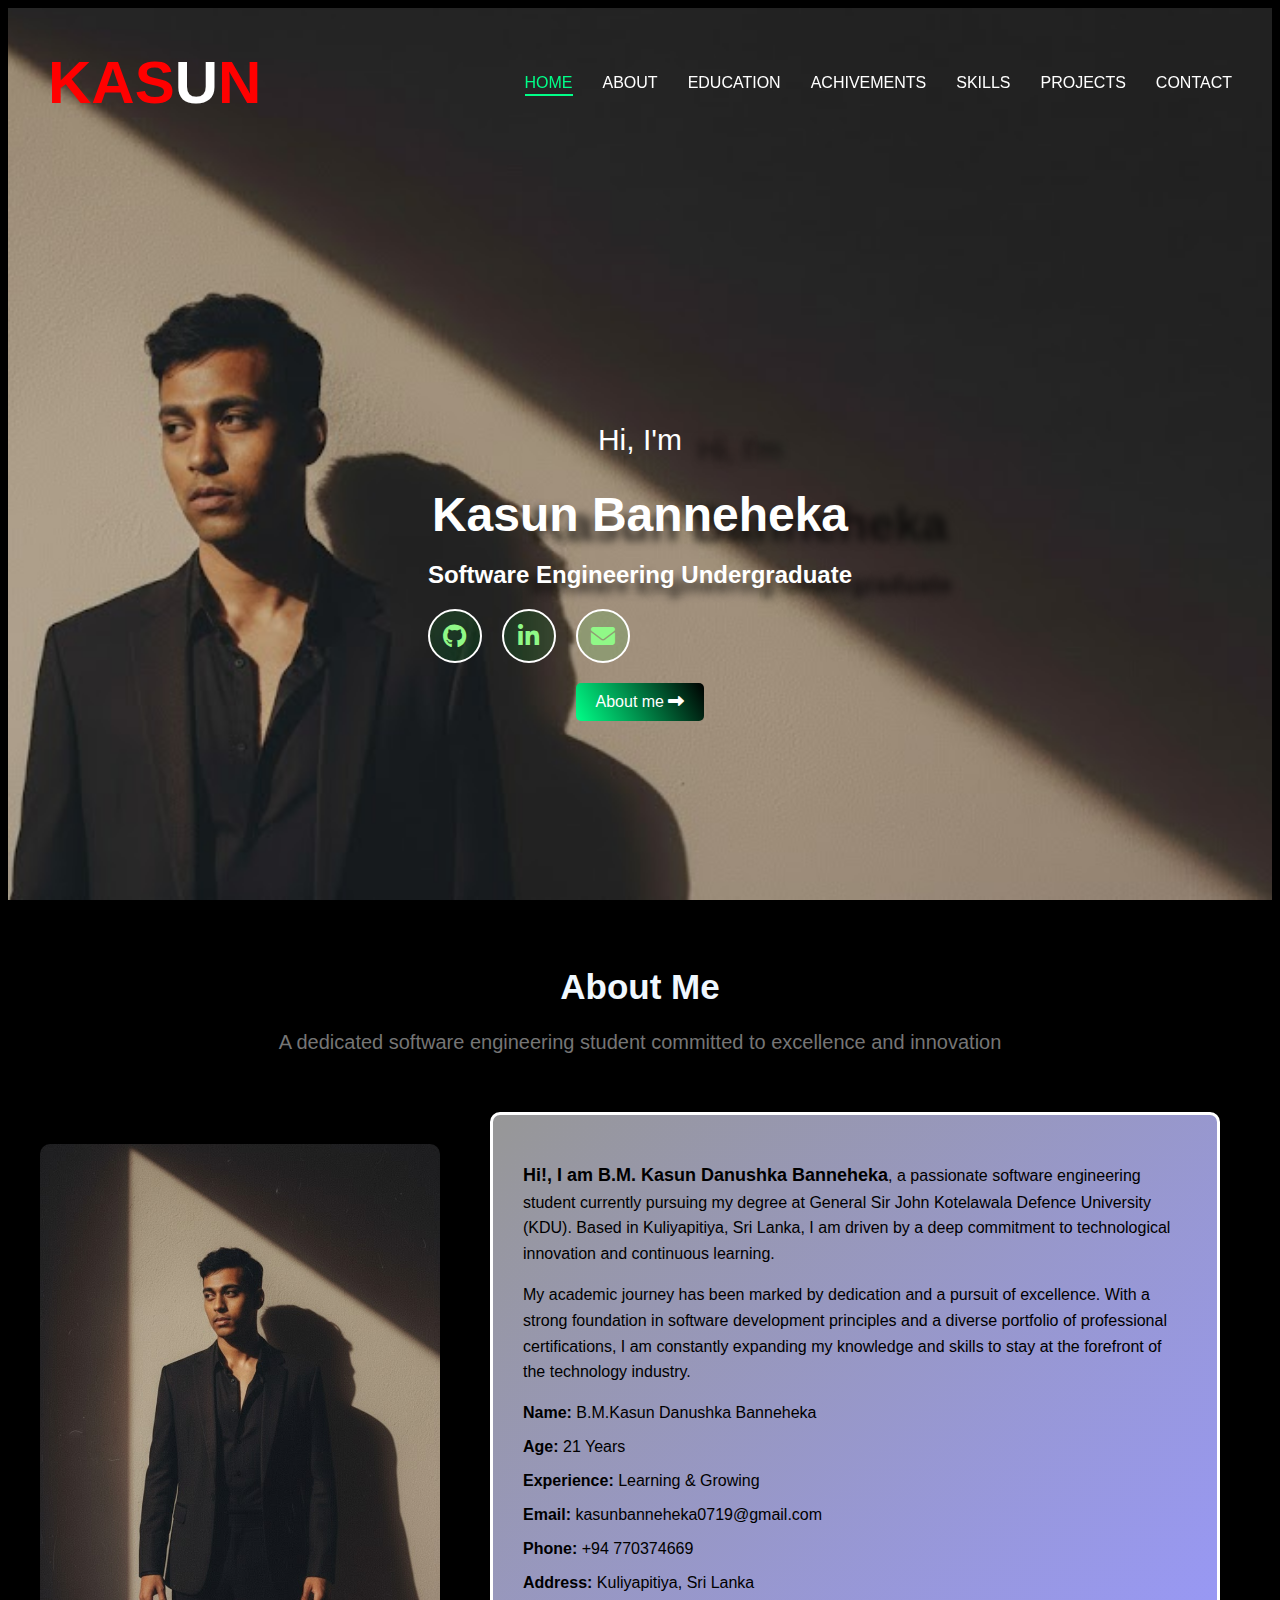
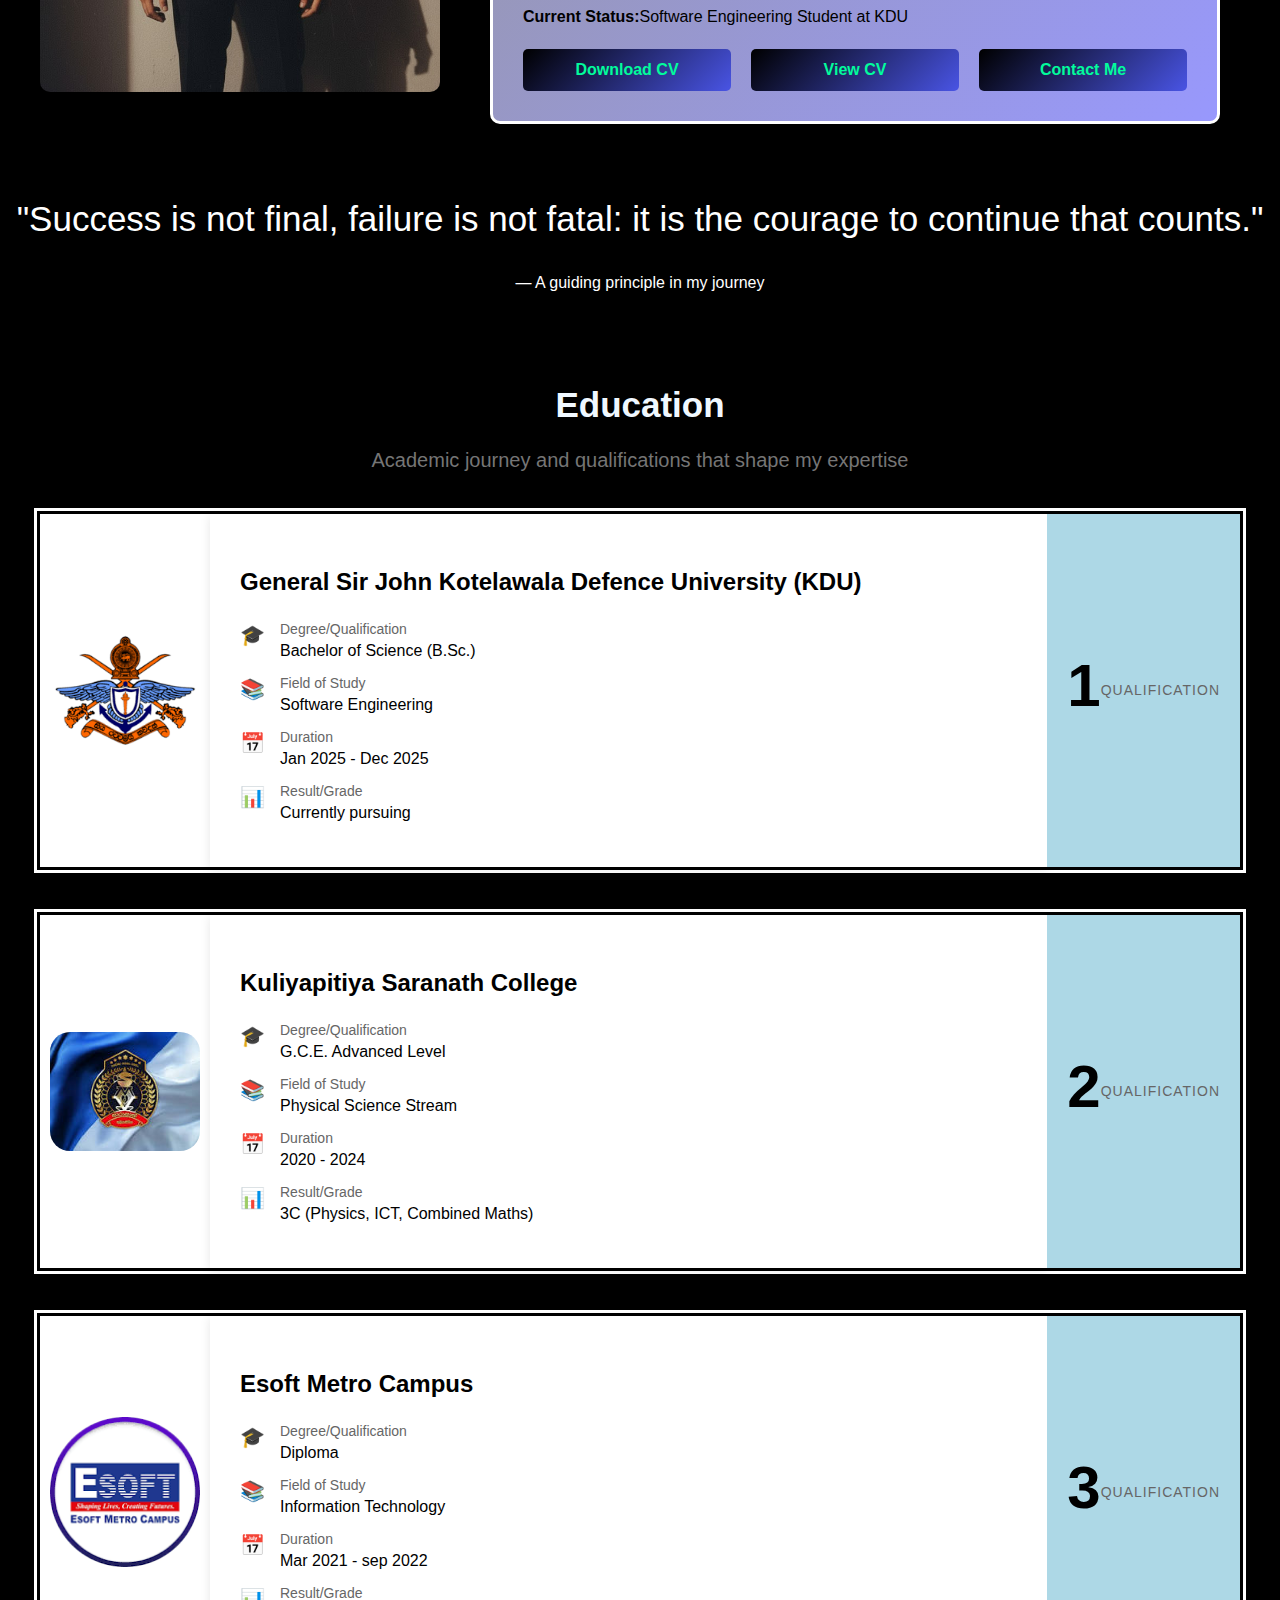
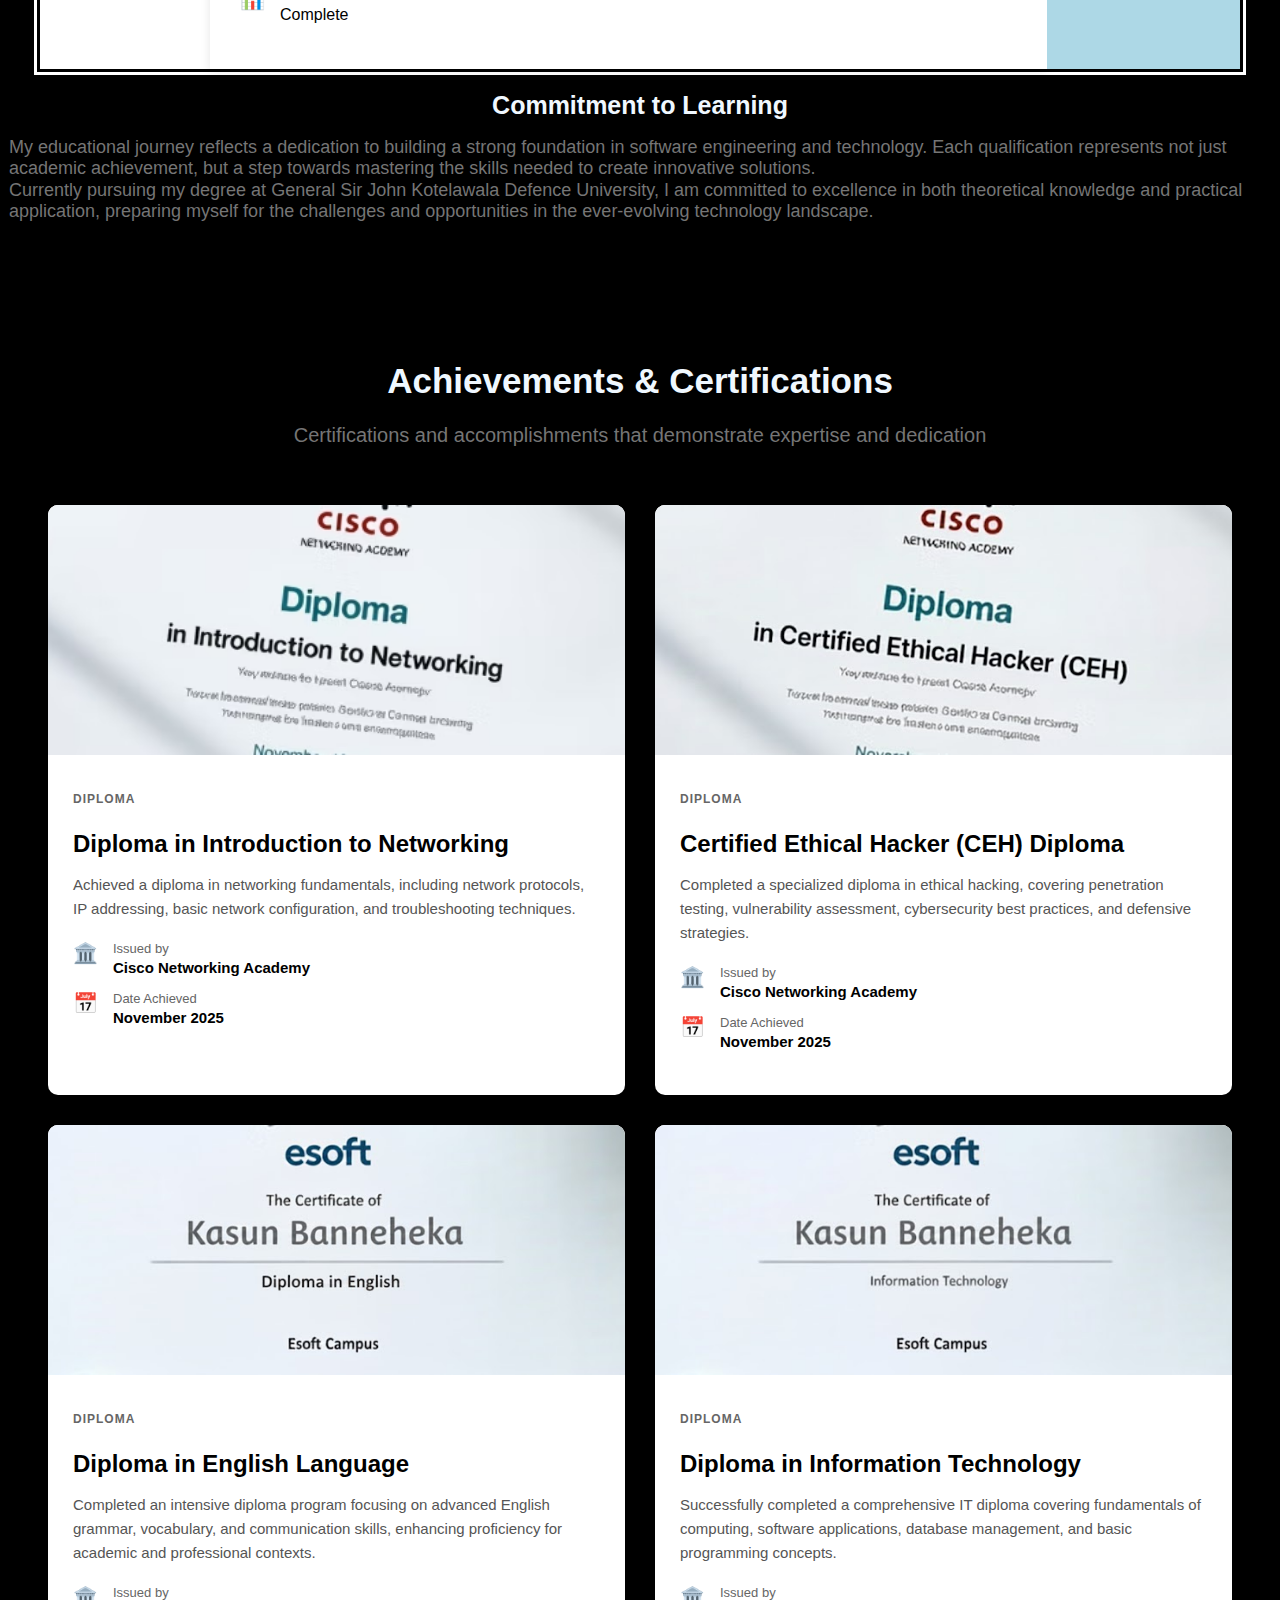
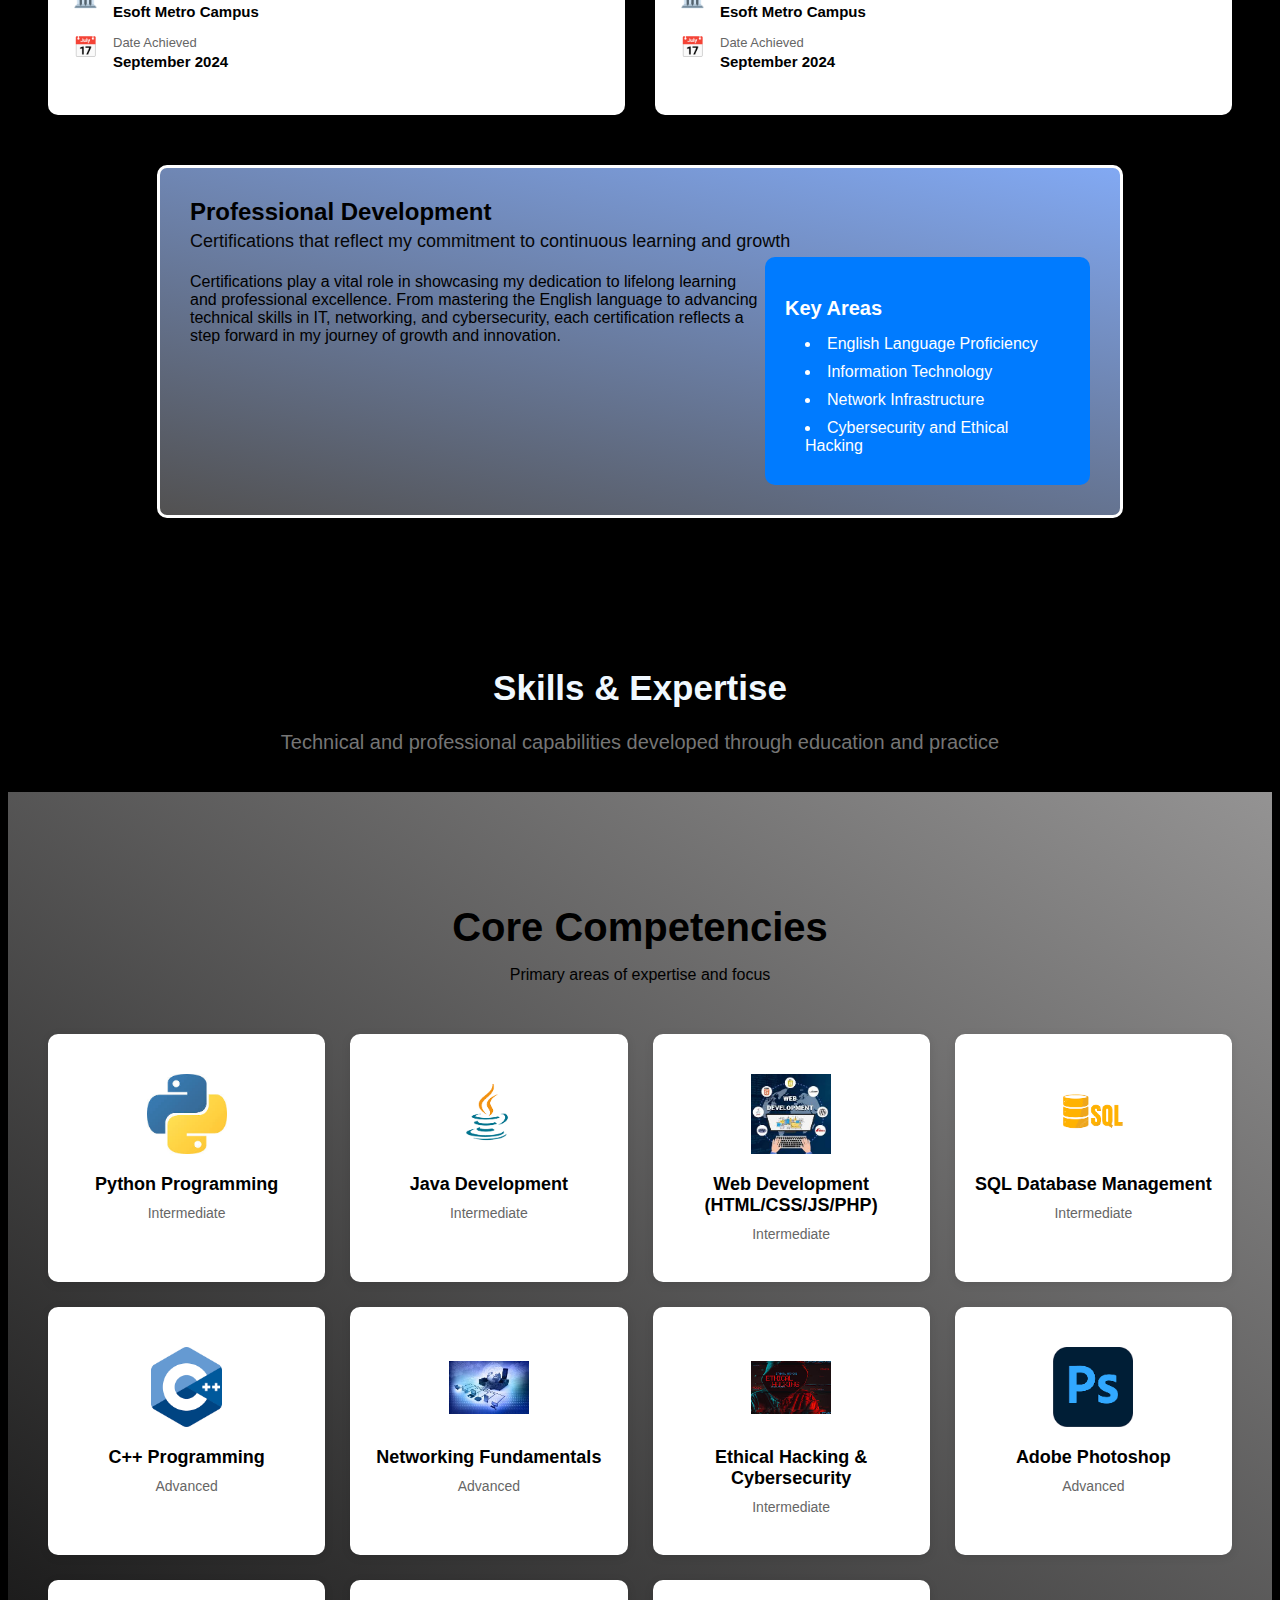
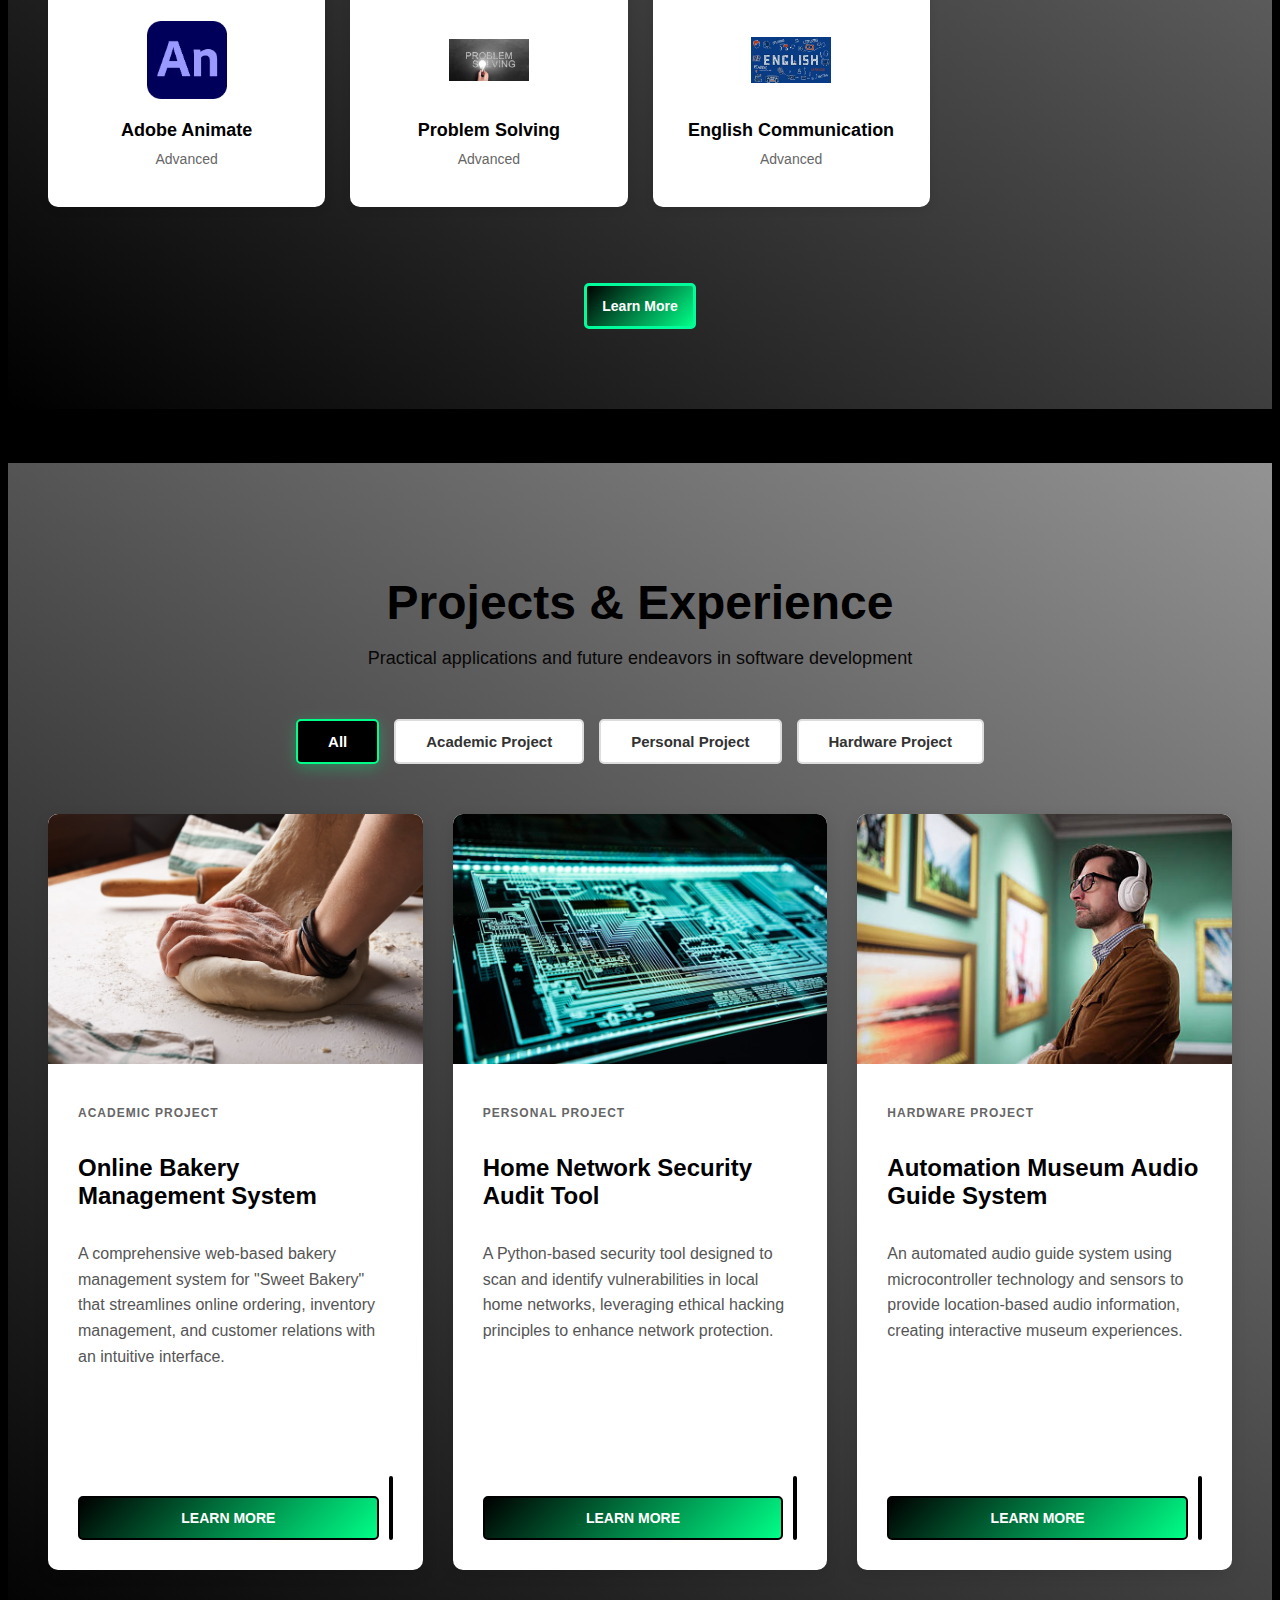
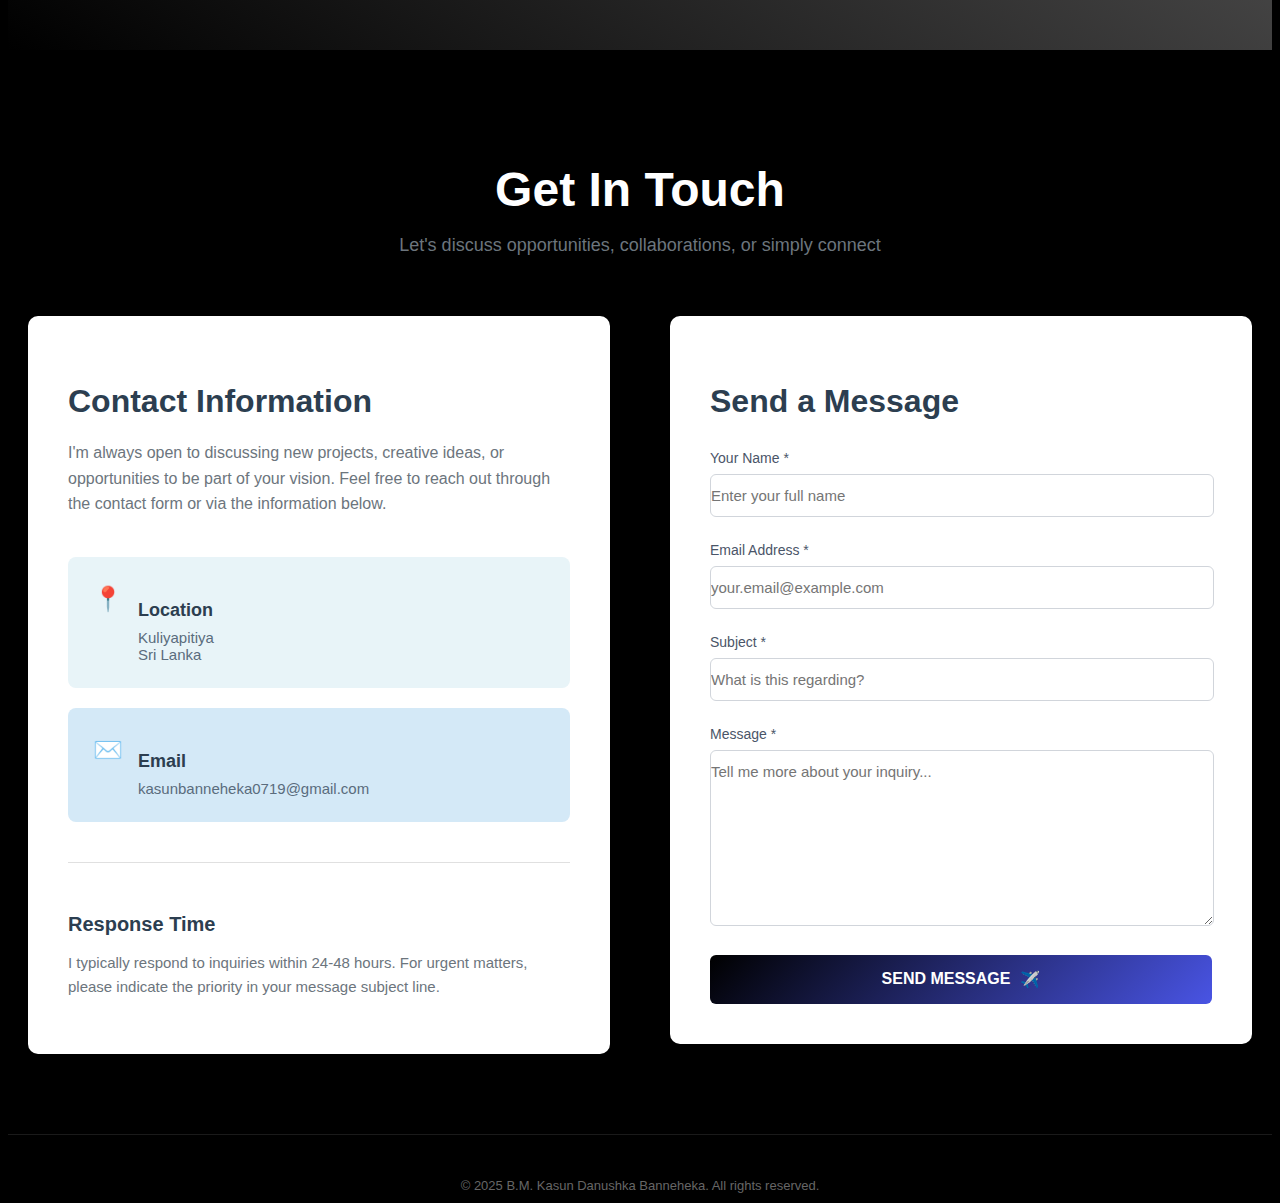
<file: D-BSE-25-0007/index.html>
<!DOCTYPE html>
<html>
<head>
    <meta charset="UTF-8" />
    <meta name="viewport" content="width=device-width, initial-scale=1.0" />
    <title>D/BSE/25/0007</title>
    <link rel="stylesheet" href="style.css">
    <script src="script.js"></script>
</head>
<body>
    <div class="background">
    <header>
        <div class="apt-logo" style="color: red;">KAS<span style="color: white;">U</span>N</div>

        <nav class="navbar">
            <ul>
                <li><a href="#" class="active">HOME</a></li>
                <li><a href="#about">ABOUT</a></li>
                <li><a href="#education">EDUCATION</a></li>
                <li><a href="#achievements">ACHIVEMENTS</a></li>
                <li><a href="#skills">SKILLS</a></li>
                <li><a href="#projects">PROJECTS</a></li>
                <li><a href="#contact">CONTACT</a></li>
            </ul>
        </nav>
    </header>

    <section class="hero">
        <div class="hero-content">
            <div class="text">
                <p style="font-size:30px;">Hi, I'm</p>
                <h1 style="color: rgb(255, 255, 255);">Kasun Banneheka</span></h1>
                <h2>Software Engineering Undergraduate</h2>
                <!-- Add Font Awesome if not already included -->
<link rel="stylesheet" href="https://cdnjs.cloudflare.com/ajax/libs/font-awesome/6.4.0/css/all.min.css">

<!-- Social Links -->
<div class="social-links">
    <a href="https://github.com/kasundanushka" class="social-link" target="_blank" title="GitHub">
        <i class="fab fa-github"></i>
    </a>
    <a href="https://www.linkedin.com/in/kasun-banneheka-584178346/" class="social-link" target="_blank" title="LinkedIn">
        <i class="fab fa-linkedin-in"></i>
    </a>
    <a href="mailto:kasunbanneheka0719@gmail.com" class="social-link" title="Email">
        <i class="fas fa-envelope"></i>
    </a>
</div>
                <a href="#about" class="btn">
                    About me 
                    <i class="fas fa-long-arrow-alt-right btn-icon"></i>
                </a>
            </div>
            </div>
    </section>
    </div><br><br>


    <section id="about">
        <h1 style="font-size:35px; text-align: center; color:aliceblue">About Me</h1>
        <p style="font-size:20px; color:rgb(117, 117, 117);text-align: center; margin: 0;">A dedicated software engineering student committed to excellence and innovation</p><br>
       
      <div class="about-container">
      <div class="about-image">
      <img src="2.png" alt="kasun" width="40%" height="auto"/>
      </div>

      <div class="about-detail">
      <p><b style="font-size:18px;">Hi!, I am B.M. Kasun Danushka Banneheka</b>, a passionate software engineering student currently pursuing my degree at General Sir John Kotelawala Defence University (KDU). Based in Kuliyapitiya, Sri Lanka, I am driven by a deep commitment to technological innovation and continuous learning.</p>
      <p>My academic journey has been marked by dedication and a pursuit of excellence. With a strong foundation in software development principles and a diverse portfolio of professional certifications, I am constantly expanding my knowledge and skills to stay at the forefront of the technology industry.</p>
      <ul class="about-list">
        <li ><strong>Name:</strong> B.M.Kasun Danushka Banneheka</li>
        <li><strong>Age:</strong> 21 Years</li>
        <li><strong>Experience:</strong> Learning & Growing</li>
        <li><strong>Email:</strong> kasunbanneheka0719@gmail.com</li>
        <li><strong>Phone:</strong> +94 770374669</li>
        <li><strong>Address:</strong> Kuliyapitiya, Sri Lanka</li>
        <li><strong>Current Status:</strong>Software Engineering Student at KDU</li>
      </ul>
        <div class="about-buttons">
        <a href="cv.png" class="button1" id="cvDownloadBtn" download="Kasun_Banneheka_CV.png">Download CV</a>
        <button class="button1" id="cvViewBtn">View CV</button>
        <a href="#contact" class="button2">Contact Me</a>
        </div>
        </div>
        </div>
        <p style="font-size: 35px; text-align:center;" >"Success is not final, failure is not fatal: it is the courage to continue that counts."</p>
        <p style="text-align:center;">— A guiding principle in my journey</p>
    </section>
    <br><br><br>


    <section id="education">
        <h1 style="font-size:35px; text-align: center; color:aliceblue">Education</h1>
        <p style="font-size:20px; color:rgb(117, 117, 117);text-align: center; margin: 0;">Academic journey and qualifications that shape my expertise</p><br>
    <br>
    <!--1- QUALIFICATION-->
    <div class="education-container">
    <!-- Left side - Logo -->
    <div class="education-logo">
        <img src="kdu.png" alt="KDU Logo" style="border-radius:20px; width:4000px">
    </div>

    <!-- Center - Details -->
    <div class="education-details">
        <h3>General Sir John Kotelawala Defence University (KDU)</h3>
        
        <div class="detail-item">
            <span class="icon">🎓</span>
            <div>
                <p class="label">Degree/Qualification</p>
                <p class="value">Bachelor of Science (B.Sc.)</p>
            </div>
        </div>

        <div class="detail-item">
            <span class="icon">📚</span>
            <div>
                <p class="label">Field of Study</p>
                <p class="value">Software Engineering</p>
            </div>
        </div>

        <div class="detail-item">
            <span class="icon">📅</span>
            <div>
                <p class="label">Duration</p>
                <p class="value">Jan 2025 - Dec 2025</p>
            </div>
        </div>

        <div class="detail-item">
            <span class="icon">📊</span>
            <div>
                <p class="label">Result/Grade</p>
                <p class="value">Currently pursuing</p>
            </div>
        </div>
    </div>

    <!-- Right side - Qualification Number -->
    <div class="education-qualification">
        <div class="qualification-box">
            <h2>1</h2>
            <p>QUALIFICATION</p>
        </div>
    </div>
    </div><br><br>


    <!--2- QUALIFICATION-->
    <div class="education-container">
    <!-- Left side - Logo -->
    <div class="education-logo">
        <img src="saranath.png" alt="saranath Logo" style="border-radius:20px; width:4000px">
    </div>

    <!-- Center - Details -->
    <div class="education-details">
        <h3>Kuliyapitiya Saranath College</h3>
        
        <div class="detail-item">
            <span class="icon">🎓</span>
            <div>
                <p class="label">Degree/Qualification</p>
                <p class="value">G.C.E. Advanced Level</p>
            </div>
        </div>

        <div class="detail-item">
            <span class="icon">📚</span>
            <div>
                <p class="label">Field of Study</p>
                <p class="value">Physical Science Stream</p>
            </div>
        </div>

        <div class="detail-item">
            <span class="icon">📅</span>
            <div>
                <p class="label">Duration</p>
                <p class="value">2020 - 2024</p>
            </div>
        </div>

        <div class="detail-item">
            <span class="icon">📊</span>
            <div>
                <p class="label">Result/Grade</p>
                <p class="value">3C (Physics, ICT, Combined Maths)</p>
            </div>
        </div>
    </div>

    <!-- Right side - Qualification Number -->
    <div class="education-qualification">
        <div class="qualification-box">
            <h2>2</h2>
            <p>QUALIFICATION</p>
        </div>
    </div>
    </div><br><br>

    <!--3- QUALIFICATION-->
    <div class="education-container">
    <!-- Left side - Logo -->
    <div class="education-logo">
        <img src="esoft.png" alt="esoft Logo" style="border-radius:20px; width:4000px">
    </div>

    <!-- Center - Details -->
    <div class="education-details">
        <h3>Esoft Metro Campus</h3>
        
        <div class="detail-item">
            <span class="icon">🎓</span>
            <div>
                <p class="label">Degree/Qualification</p>
                <p class="value">Diploma</p>
            </div>
        </div>

        <div class="detail-item">
            <span class="icon">📚</span>
            <div>
                <p class="label">Field of Study</p>
                <p class="value">Information Technology</p>
            </div>
        </div>

        <div class="detail-item">
            <span class="icon">📅</span>
            <div>
                <p class="label">Duration</p>
                <p class="value">Mar 2021 - sep 2022</p>
            </div>
        </div>

        <div class="detail-item">
            <span class="icon">📊</span>
            <div>
                <p class="label">Result/Grade</p>
                <p class="value">Complete</p>
            </div>
        </div>
    </div>

    <!-- Right side - Qualification Number -->
    <div class="education-qualification">
        <div class="qualification-box">
            <h2>3</h2>
            <p>QUALIFICATION</p>
        </div>
    </div>
    </div>  
    
    <h1 style="font-size:25px; text-align: center; color:aliceblue">Commitment to Learning</h1>
        <p style="font-size:18px; color:rgb(117, 117, 117); margin: 1px;">My educational journey reflects a dedication to building a strong foundation in software engineering and technology. Each qualification represents not just academic achievement, but a step towards mastering the skills needed to create innovative solutions.</p>
        <p style="font-size:18px; color:rgb(117, 117, 117); margin: 1px;">Currently pursuing my degree at General Sir John Kotelawala Defence University, I am committed to excellence in both theoretical knowledge and practical application, preparing myself for the challenges and opportunities in the ever-evolving technology landscape.</p><br>
    </section><br><br>

<!--Achivement-->
    <section id="achievements">
    <h1 style="font-size:35px; text-align: center; color:aliceblue">Achievements & Certifications</h1>
    <p style="font-size:20px; color:rgb(117, 117, 117);text-align: center;">Certifications and accomplishments that demonstrate expertise and dedication</p><br>

    <div class="achievements-container">
        
        <!-- Certificate Card 1 -->
        <div class="certificate-card">
            <div class="certificate-image">
                <img src="INC.png" alt="Certificate 1">
            </div>
            <div class="certificate-content">
                <p class="certificate-label">DIPLOMA</p>
                <h3 class="certificate-title">Diploma in Introduction to Networking</h3>
                <p class="certificate-description">
                    Achieved a diploma in networking fundamentals, including network protocols, IP addressing, basic network configuration, and troubleshooting techniques.
                </p>
                
                <div class="certificate-details">
                    <div class="detail-row">
                        <span class="detail-icon">🏛️</span>
                        <div>
                            <p class="detail-label">Issued by</p>
                            <p class="detail-value">Cisco Networking Academy</p>
                        </div>
                    </div>
                    
                    <div class="detail-row">
                        <span class="detail-icon">📅</span>
                        <div>
                            <p class="detail-label">Date Achieved</p>
                            <p class="detail-value">November 2025</p>
                        </div>
                    </div>
                </div>
            </div>
        </div>

        <!-- Certificate Card 2 --->
        <div class="certificate-card">
            <div class="certificate-image">
                <img src="Hacking.png" alt="Certificate 2" />
            </div>
            <div class="certificate-content">
                <p class="certificate-label">DIPLOMA</p>
                <h3 class="certificate-title">Certified Ethical Hacker (CEH) Diploma</h3>
                <p class="certificate-description">
                    Completed a specialized diploma in ethical hacking, covering penetration testing, vulnerability assessment, cybersecurity best practices, and defensive strategies.
                </p>
                
                <div class="certificate-details">
                    <div class="detail-row">
                        <span class="detail-icon">🏛️</span>
                        <div>
                            <p class="detail-label">Issued by</p>
                            <p class="detail-value">Cisco Networking Academy</p>
                        </div>
                    </div>
                    
                    <div class="detail-row">
                        <span class="detail-icon">📅</span>
                        <div>
                            <p class="detail-label">Date Achieved</p>
                            <p class="detail-value">November 2025</p>
                        </div>
                    </div>
                </div>
            </div>
        </div>

        <!-- Certificate Card 3 --->
        <div class="certificate-card">
            <div class="certificate-image">
                <img src="english.png" alt="Certificate 3" />
            </div>
            <div class="certificate-content">
                <p class="certificate-label">DIPLOMA</p>
                <h3 class="certificate-title">Diploma in English Language</h3>
                <p class="certificate-description">
                    Completed an intensive diploma program focusing on advanced English grammar, vocabulary, and communication skills, enhancing proficiency for academic and professional contexts.
                </p>
                
                <div class="certificate-details">
                    <div class="detail-row">
                        <span class="detail-icon">🏛️</span>
                        <div>
                            <p class="detail-label">Issued by</p>
                            <p class="detail-value">Esoft Metro Campus</p>
                        </div>
                    </div>
                    
                    <div class="detail-row">
                        <span class="detail-icon">📅</span>
                        <div>
                            <p class="detail-label">Date Achieved</p>
                            <p class="detail-value">September 2024</p>
                        </div>
                    </div>
                </div>
            </div>
        </div>

        <!-- Certificate Card 3 --->
        <div class="certificate-card">
            <div class="certificate-image">
                <img src="it.png" alt="Certificate 4" />
            </div>
            <div class="certificate-content">
                <p class="certificate-label">DIPLOMA</p>
                <h3 class="certificate-title">Diploma in Information Technology</h3>
                <p class="certificate-description">
                    Successfully completed a comprehensive IT diploma covering fundamentals of computing, software applications, database management, and basic programming concepts.
                </p>
                
                <div class="certificate-details">
                    <div class="detail-row">
                        <span class="detail-icon">🏛️</span>
                        <div>
                            <p class="detail-label">Issued by</p>
                            <p class="detail-value">Esoft Metro Campus</p>
                        </div>
                    </div>
                    
                    <div class="detail-row">
                        <span class="detail-icon">📅</span>
                        <div>
                            <p class="detail-label">Date Achieved</p>
                            <p class="detail-value">September 2024</p>
                        </div>
                    </div>
                </div>
            </div>
        </div>

    </div>
    <section id="development">
    <div class="development-container">
    <h1 style="font-size:24px; color:rgb(0, 0, 0);margin:0">Professional Development</h1>
    <span style="font-size:18px; color:rgb(7, 7, 7); ">Certifications that reflect my commitment to continuous learning and growth</span><br>
    <div class="development-left">
      <p>Certifications play a vital role in showcasing my dedication to lifelong learning and professional excellence. From mastering the English language to advancing technical skills in IT, networking, and cybersecurity, each certification reflects a step forward in my journey of growth and innovation.</p>
    </div>
    <div class="development-right">
      <h3>Key Areas</h3>
      <ul class="key-areas">
        <li>English Language Proficiency</li>
        <li>Information Technology</li>
        <li>Network Infrastructure</li>
        <li>Cybersecurity and Ethical Hacking</li>
      </ul>
    </div>
    </div>
    </section>
    </section><br><br>

    <section id="skills">
    <h1 style="font-size:35px; text-align: center; color:aliceblue">Skills & Expertise</h1>
    <p style="font-size:20px; color:rgb(117, 117, 117);text-align: center;">Technical and professional capabilities developed through education and practice</p><br>
    <section id="core-competencies">
    <div class="competencies-header">
        <h2>Core Competencies</h2>
        <p>Primary areas of expertise and focus</p>
    </div>

    <div class="competencies-grid">
        
        <!-- Card 1 -->
        <div class="competency-card">
            <div class="card-icon">
                <img src="python.png" alt="Python Programming" />
            </div>
            <h3>Python Programming</h3>
            <p class="skill-level">Intermediate</p>
        </div>

        <!-- Card 2 -->
        <div class="competency-card">
            <div class="card-icon">
                <img src="java.png" alt="Java Development" />
            </div>
            <h3>Java Development</h3>
            <p class="skill-level">Intermediate</p>
        </div>

        <!-- Card 3 -->
        <div class="competency-card">
            <div class="card-icon">
                <img src="wd.png" alt="Web Development" />
            </div>
            <h3>Web Development<br>(HTML/CSS/JS/PHP)</h3>
            <p class="skill-level">Intermediate</p>
        </div>

        <!-- Card 4 -->
        <div class="competency-card">
            <div class="card-icon">
                <img src="sql.png" alt="SQL Database" />
            </div>
            <h3>SQL Database Management</h3>
            <p class="skill-level">Intermediate</p>
        </div>

        <!-- Card 5 -->
        <div class="competency-card">
            <div class="card-icon">
                <img src="c++.png" alt="c++ Programming" />
            </div>
            <h3>C++ Programming</h3>
            <p class="skill-level">Advanced</p>
        </div>

        <!-- Card 6 -->
        <div class="competency-card">
            <div class="card-icon">
                <img src="nf.png" alt="Networking" />
            </div>
            <h3>Networking Fundamentals</h3>
            <p class="skill-level">Advanced</p>
        </div>

        <!-- Card 7 -->
        <div class="competency-card">
            <div class="card-icon">
                <img src="EH.png" alt="Ethical Hacking" />
            </div>
            <h3>Ethical Hacking &<br>Cybersecurity</h3>
            <p class="skill-level">Intermediate</p>
        </div>

        <!-- Card 8 -->
        <div class="competency-card">
            <div class="card-icon">
                <img src="photoshop.png" alt="Ethical Hacking" />
            </div>
            <h3>Adobe Photoshop</h3>
            <p class="skill-level">Advanced</p>
        </div>

        <!-- Card 9 -->
        <div class="competency-card">
            <div class="card-icon">
                <img src="animation.png" alt="Ethical Hacking" />
            </div>
            <h3>Adobe Animate</h3>
            <p class="skill-level">Advanced</p>
        </div>
        
        <!-- Card 10 -->
        <div class="competency-card">
            <div class="card-icon">
                <img src="ps.png" alt="Problem Solving" />
            </div>
            <h3>Problem Solving</h3>
            <p class="skill-level">Advanced</p>
        </div>

        <!-- Card 11 -->
        <div class="competency-card">
            <div class="card-icon">
                <img src="EC.png" alt="English Communication" />
            </div>
            <h3>English Communication</h3>
            <p class="skill-level">Advanced</p>
        </div>        
    </div><br><br>
    <div class="learn-more-container">
    <a href="skill.html" class="learn-more-btn" style="border:3px solid  rgb(2, 252, 156);">Learn More</a>
    </div>
    </section>
    </section><br><br><br>
    

    <section id="projects">
        <div class="Projects-header">
            <h1>Projects & Experience</h1>
            <p>Practical applications and future endeavors in software development</p>
        </div>

        <div class="filter-container">
            <button class="filter-btn active" data-filter="all">All</button>
            <button class="filter-btn" data-filter="academic">Academic Project</button>
            <button class="filter-btn" data-filter="personal">Personal Project</button>
            <button class="filter-btn" data-filter="hardware">Hardware Project</button>
        </div>

        <div class="projects-grid">
            <!-- Project 1: Bakery Management System -->
            <div class="project-card" data-category="academic">
                <div class="project-image">
                    <img src="project1.jpg" alt="Sweet Bakery Management System" />
                </div>
                <div class="project-content">
                    <p class="project-label">ACADEMIC PROJECT</p>
                    <h3 class="project-title">Online Bakery Management System</h3>
                    <p class="project-description">
                        A comprehensive web-based bakery management system for "Sweet Bakery" that streamlines online ordering, inventory management, and customer relations with an intuitive interface.
                    </p>
                    <p class="project-detail">
                        This project, undertaken as part of my software engineering curriculum at KDU, involved designing and implementing a full-stack web application. Key features include product catalog management, shopping cart, user authentication, order processing, and admin dashboard. The system aims to digitalize bakery operations and enhance customer experience through seamless online ordering capabilities.
                    </p>
                    <p class="tech-label">TECHNOLOGIES</p>
                    <p class="technologies">HTML, CSS, JavaScript, PHP, MySQL</p>
                    <div class="button-group">
                        <button class="learn-more-btn" onclick="toggleDetails(this)">LEARN MORE</button>
                        <a href="https://github.com/kasundanushka/Online_Bakery_Management_System.git" class="view-project-btn">VIEW PROJECT →</a>
                    </div>
                </div>
            </div>

            <!-- Project 2: Home Network Security Audit Tool -->
            <div class="project-card" data-category="personal">
                <div class="project-image">
                    <img src="project2.jpg" alt="Home Network Security Audit Tool" />
                </div>
                <div class="project-content">
                    <p class="project-label">PERSONAL PROJECT</p>
                    <h3 class="project-title">Home Network Security Audit Tool</h3>
                    <p class="project-description">
                        A Python-based security tool designed to scan and identify vulnerabilities in local home networks, leveraging ethical hacking principles to enhance network protection.
                    </p>
                    <p class="project-detail">
                        This personal project was developed to enhance home network security using knowledge from my Introduction to Networking and Ethical Hacking diplomas. The tool performs comprehensive port scanning, identifies open services, and checks for common vulnerabilities. It provides detailed security reports with actionable recommendations, including analysis of Wi-Fi configurations and connected devices. This project deepened my understanding of network protocols and cybersecurity best practices.
                    </p>
                    <p class="tech-label">TECHNOLOGIES</p>
                    <p class="technologies">Python, Scapy, Nmap (via Python wrapper), Bash Scripting</p>
                    <div class="button-group">
                        <button class="learn-more-btn" onclick="toggleDetails(this)">LEARN MORE</button>
                        <a href="#" class="view-project-btn">VIEW PROJECT →</a>
                    </div>
                </div>
            </div>

            <!-- Project 3: Automation Museum Audio Guide System -->
            <div class="project-card" data-category="hardware">
                <div class="project-image">
                    <img src="project3.jpg" alt="Museum Audio Guide System" />
                </div>
                <div class="project-content">
                    <p class="project-label">HARDWARE PROJECT</p>
                    <h3 class="project-title">Automation Museum Audio Guide System</h3>
                    <p class="project-description">
                        An automated audio guide system using microcontroller technology and sensors to provide location-based audio information, creating interactive museum experiences.
                    </p>
                    <p class="project-detail">
                        This hardware project combines embedded systems programming with IoT concepts to revolutionize museum visitor experiences. The system uses proximity sensors to detect visitor locations and automatically plays relevant audio descriptions for nearby exhibits. Key features include multilingual support, low-power operation for extended battery life, and easy content management for museum staff. The project demonstrates practical integration of hardware components, sensor technology, and audio processing for real-world applications.
                    </p>
                    <p class="tech-label">TECHNOLOGIES</p>
                    <p class="technologies">Arduino/Microcontroller, C/C++, Proximity Sensors, Audio Modules, IoT</p>
                    <div class="button-group">
                        <button class="learn-more-btn" onclick="toggleDetails(this)">LEARN MORE</button>
                        <a href="#" class="view-project-btn">VIEW PROJECT →</a>
                    </div>
                </div>
            </div>
        </div>

        <script>
        // Filter functionality
        const filterButtons = document.querySelectorAll('.filter-btn');
        const projectCards = document.querySelectorAll('.project-card');

        filterButtons.forEach(button => {
            button.addEventListener('click', () => {
                const filter = button.getAttribute('data-filter');
                
                filterButtons.forEach(btn => btn.classList.remove('active'));
                button.classList.add('active');

                projectCards.forEach(card => {
                    if (filter === 'all' || card.getAttribute('data-category') === filter) {
                        card.classList.remove('hidden');
                    } else {
                        card.classList.add('hidden');
                    }
                });
            });
        });

        // Toggle details functionality
        function toggleDetails(button) {
            const card = button.closest('.project-card');
            const detail = card.querySelector('.project-detail');
            const techLabel = card.querySelector('.tech-label');
            const technologies = card.querySelector('.technologies');
            const viewBtn = card.querySelector('.view-project-btn');
            
            const isExpanded = detail.classList.contains('expanded');
            
            if (isExpanded) {
                detail.classList.remove('expanded');
                techLabel.classList.remove('expanded');
                technologies.classList.remove('expanded');
                viewBtn.classList.remove('show');
                button.textContent = 'LEARN MORE';
            } else {
                detail.classList.add('expanded');
                techLabel.classList.add('expanded');
                technologies.classList.add('expanded');
                viewBtn.classList.add('show');
                button.textContent = 'SHOW LESS';
            }
        }
    </script>
    </section>

    <section class="contact-section" id="contact">
        <div class="section-header">
            <h1>Get In Touch</h1>
            <p>Let's discuss opportunities, collaborations, or simply connect</p>
        </div>

        <div class="contact-container">
            <!-- Contact Information -->
            <div class="contact-info">
                <h2>Contact Information</h2>
                <p class="contact-intro">
                    I'm always open to discussing new projects, creative ideas, or opportunities to be part of your vision. Feel free to reach out through the contact form or via the information below.
                </p>

                <div class="info-box">
                    <div class="info-icon">📍</div>
                    <div class="info-content">
                        <h3>Location</h3>
                        <p>Kuliyapitiya<br>Sri Lanka</p>
                    </div>
                </div>

                <div class="info-box email-box">
                    <div class="info-icon">✉️</div>
                    <div class="info-content">
                        <h3>Email</h3>
                        <p>kasunbanneheka0719@gmail.com</p>
                    </div>
                </div>

                <div class="response-time">
                    <h3>Response Time</h3>
                    <p>I typically respond to inquiries within 24-48 hours. For urgent matters, please indicate the priority in your message subject line.</p>
                </div>
            </div>

            <!-- Contact Form -->
            <div class="contact-form">
                <h2>Send a Message</h2>
                
                <div class="success-message" id="successMessage">
                    ✓ Message sent successfully! I'll get back to you soon.
                </div>

                <form>
                    <div class="form-group">
                        <label for="name">Your Name *</label>
                        <input type="text" id="name" name="name" placeholder="Enter your full name" required>
                    </div>

                    <div class="form-group">
                        <label for="email">Email Address *</label>
                        <input type="email" id="email" name="email" placeholder="your.email@example.com" required>
                    </div>

                    <div class="form-group">
                        <label for="subject">Subject *</label>
                        <input type="text" id="subject" name="subject" placeholder="What is this regarding?" required>
                    </div>

                    <div class="form-group">
                        <label for="message">Message *</label>
                        <textarea id="message" name="message" placeholder="Tell me more about your inquiry..." required></textarea>
                    </div>

                    <button type="submit" class="submit-btn">
                        SEND MESSAGE
                        <span>✈️</span>
                    </button>
                </form>
            </div>
        </div>
    </section>

    <div class="footer-bottom">
            <p class="copyright">© 2025 B.M. Kasun Danushka Banneheka. All rights reserved.</p>
        </div>

    </body>
</html>
</file>
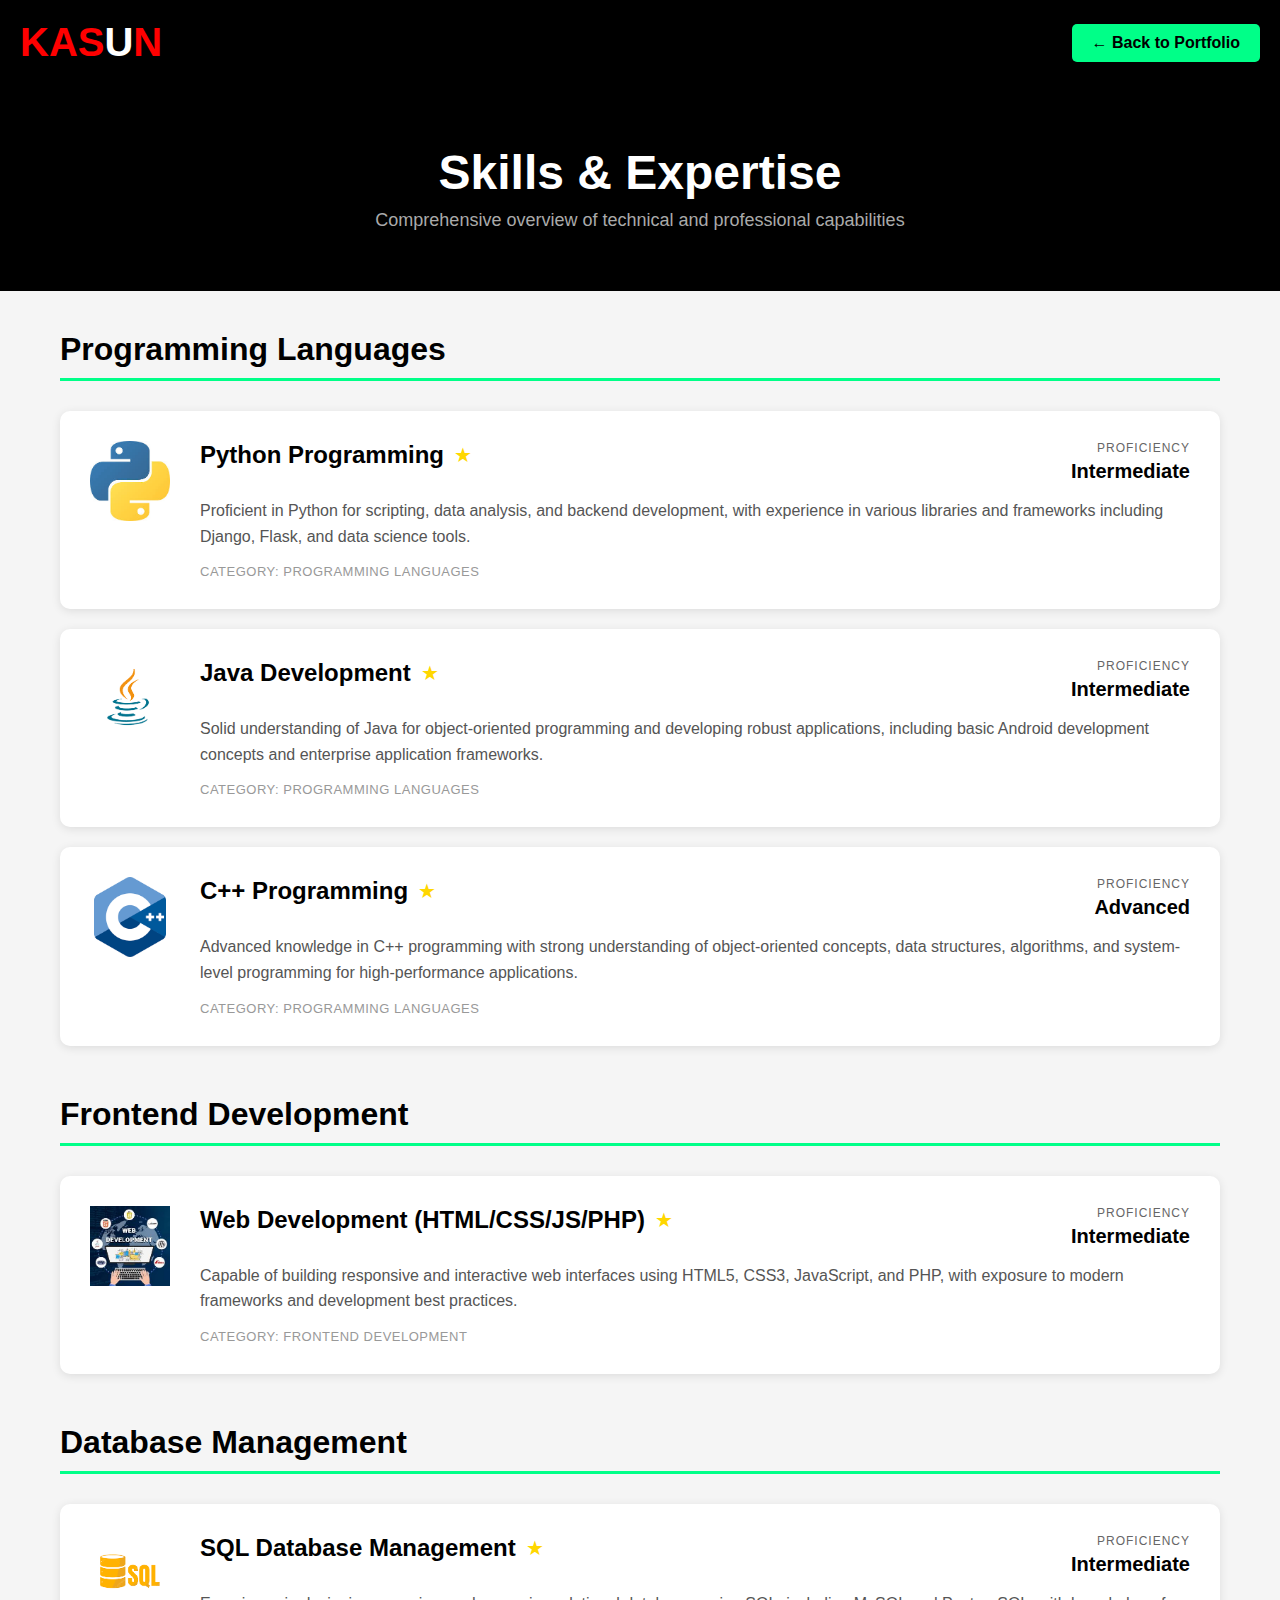
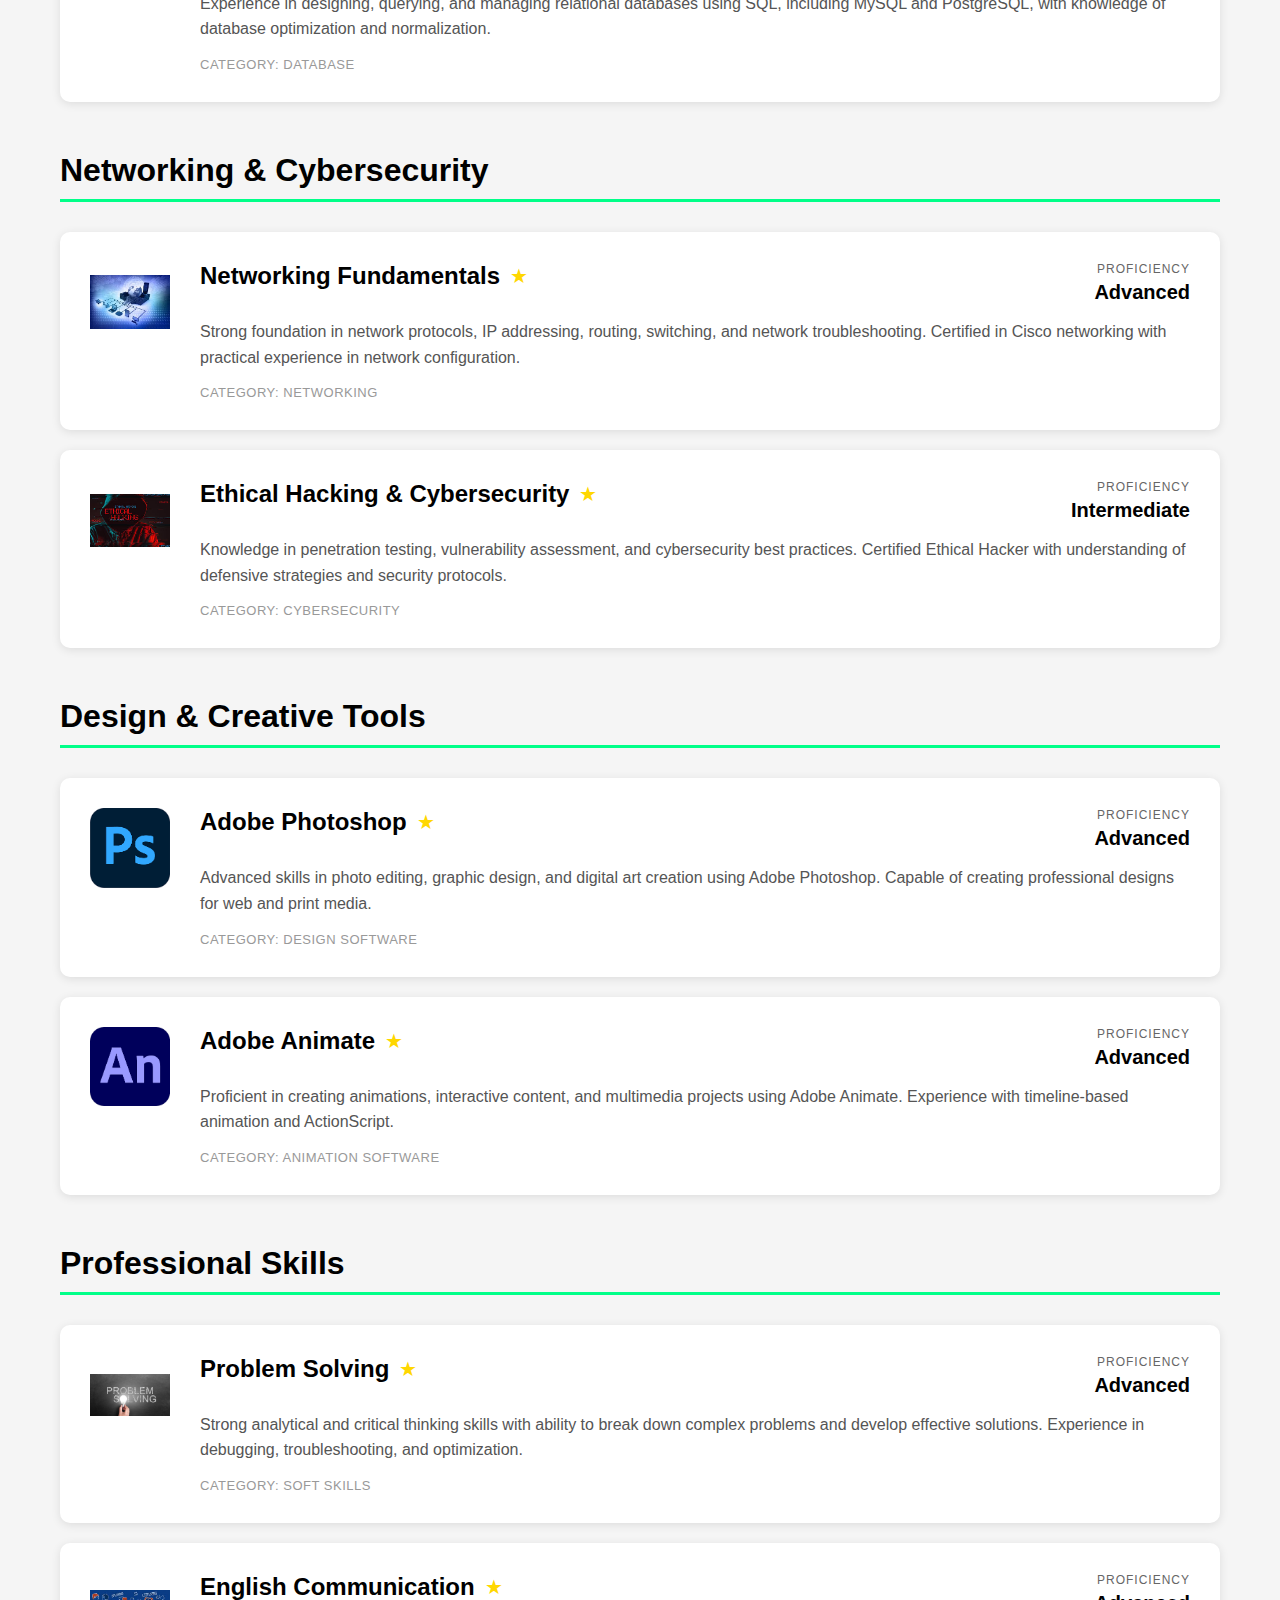
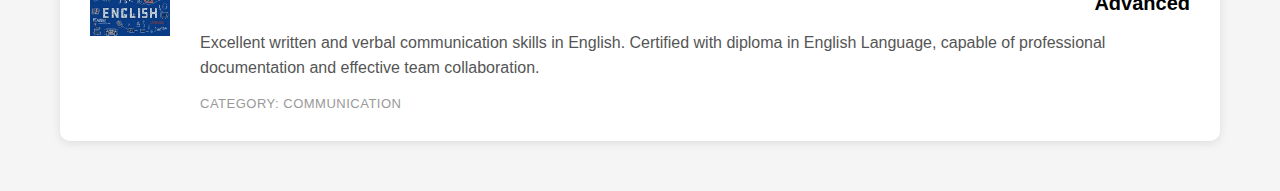
<file: D-BSE-25-0007/skill.html>
<!DOCTYPE html>
<html>
<head>
    <meta charset="UTF-8" />
    <meta name="viewport" content="width=device-width, initial-scale=1.0" />
    <title>Skills & Expertise - D/BSE/25/0007</title>
    <style>
        * {
            margin: 0;
            padding: 0;
            box-sizing: border-box;
        }

        body {
            font-family: 'Open Sans', Arial, sans-serif;
            background-color: #f5f5f5;
            color: #333;
        }

        /* Header */
        header {
            background-color: #000;
            padding: 20px;
            display: flex;
            justify-content: space-between;
            align-items: center;
        }

        .apt-logo {
            font-size: 40px;
            font-weight: bold;
            color: red;
        }

        .apt-logo span {
            color: white;
        }

        .back-btn {
            padding: 10px 20px;
            background-color: #00ff88;
            color: black;
            text-decoration: none;
            border-radius: 5px;
            font-weight: bold;
            transition: background-color 0.3s ease;
        }

        .back-btn:hover {
            background-color: #00cc6a;
        }

        /* Page Title */
        .page-header {
            background-color: #000;
            color: white;
            padding: 60px 20px;
            text-align: center;
        }

        .page-header h1 {
            font-size: 48px;
            margin-bottom: 10px;
        }

        .page-header p {
            font-size: 18px;
            color: #aaa;
        }

        /* Skills Container */
        .skills-container {
            max-width: 1200px;
            margin: 40px auto;
            padding: 0 20px;
        }

        /* Skill Card */
        .skill-card {
            background-color: white;
            border-radius: 10px;
            padding: 30px;
            margin-bottom: 20px;
            display: flex;
            align-items: flex-start;
            gap: 30px;
            box-shadow: 0 2px 10px rgba(0, 0, 0, 0.1);
            transition: all 0.3s ease;
        }

        .skill-card:hover {
            box-shadow: 0 5px 20px rgba(0, 0, 0, 0.15);
            transform: translateY(-3px);
        }

        /* Skill Icon */
        .skill-icon {
            flex: 0 0 80px;
            width: 80px;
            height: 80px;
        }

        .skill-icon img {
            width: 100%;
            height: 100%;
            object-fit: contain;
        }

        /* Skill Content */
        .skill-content {
            flex: 1;
        }

        .skill-header {
            display: flex;
            justify-content: space-between;
            align-items: flex-start;
            margin-bottom: 15px;
            flex-wrap: wrap;
        }

        .skill-title {
            display: flex;
            align-items: center;
            gap: 10px;
        }

        .skill-title h2 {
            font-size: 24px;
            color: #000;
        }

        .star-icon {
            color: #FFD700;
            font-size: 20px;
        }

        .proficiency-badge {
            text-align: right;
        }

        .proficiency-label {
            font-size: 12px;
            color: #666;
            text-transform: uppercase;
            letter-spacing: 1px;
        }

        .proficiency-level {
            font-size: 20px;
            font-weight: bold;
            color: #000;
            margin-top: 5px;
        }

        .skill-description {
            font-size: 16px;
            line-height: 1.6;
            color: #555;
            margin-bottom: 15px;
        }

        .skill-category {
            font-size: 13px;
            color: #999;
            text-transform: uppercase;
            letter-spacing: 0.5px;
        }

        /* Category Sections */
        .category-section {
            margin-bottom: 50px;
        }

        .category-title {
            font-size: 32px;
            color: #000;
            margin-bottom: 30px;
            padding-bottom: 10px;
            border-bottom: 3px solid #00ff88;
        }

        /* Responsive Design */
        @media (max-width: 768px) {
            .skill-card {
                flex-direction: column;
                text-align: center;
            }

            .skill-icon {
                margin: 0 auto;
            }

            .skill-header {
                flex-direction: column;
                gap: 10px;
            }

            .proficiency-badge {
                text-align: center;
            }

            .page-header h1 {
                font-size: 32px;
            }
        }
    </style>
</head>
<body>
    <!-- Header -->
    <header>
        <div class="apt-logo">KAS<span>U</span>N</div>
        <a href="index.html" class="back-btn">← Back to Portfolio</a>
    </header>

    <!-- Page Header -->
    <div class="page-header">
        <h1>Skills & Expertise</h1>
        <p>Comprehensive overview of technical and professional capabilities</p>
    </div>

    <!-- Skills Container -->
    <div class="skills-container">

        <!-- Programming Languages Section -->
        <div class="category-section">
            <h2 class="category-title">Programming Languages</h2>

            <!-- Python -->
            <div class="skill-card">
                <div class="skill-icon">
                    <img src="python.png" alt="Python">
                </div>
                <div class="skill-content">
                    <div class="skill-header">
                        <div class="skill-title">
                            <h2>Python Programming</h2>
                            <span class="star-icon">★</span>
                        </div>
                        <div class="proficiency-badge">
                            <p class="proficiency-label">Proficiency</p>
                            <p class="proficiency-level">Intermediate</p>
                        </div>
                    </div>
                    <p class="skill-description">
                        Proficient in Python for scripting, data analysis, and backend development, with experience in various libraries and frameworks including Django, Flask, and data science tools.
                    </p>
                    <p class="skill-category">Category: Programming Languages</p>
                </div>
            </div>

            <!-- Java -->
            <div class="skill-card">
                <div class="skill-icon">
                    <img src="java.png" alt="Java">
                </div>
                <div class="skill-content">
                    <div class="skill-header">
                        <div class="skill-title">
                            <h2>Java Development</h2>
                            <span class="star-icon">★</span>
                        </div>
                        <div class="proficiency-badge">
                            <p class="proficiency-label">Proficiency</p>
                            <p class="proficiency-level">Intermediate</p>
                        </div>
                    </div>
                    <p class="skill-description">
                        Solid understanding of Java for object-oriented programming and developing robust applications, including basic Android development concepts and enterprise application frameworks.
                    </p>
                    <p class="skill-category">Category: Programming Languages</p>
                </div>
            </div>

            <!-- C++ -->
            <div class="skill-card">
                <div class="skill-icon">
                    <img src="c++.png" alt="C++">
                </div>
                <div class="skill-content">
                    <div class="skill-header">
                        <div class="skill-title">
                            <h2>C++ Programming</h2>
                            <span class="star-icon">★</span>
                        </div>
                        <div class="proficiency-badge">
                            <p class="proficiency-label">Proficiency</p>
                            <p class="proficiency-level">Advanced</p>
                        </div>
                    </div>
                    <p class="skill-description">
                        Advanced knowledge in C++ programming with strong understanding of object-oriented concepts, data structures, algorithms, and system-level programming for high-performance applications.
                    </p>
                    <p class="skill-category">Category: Programming Languages</p>
                </div>
            </div>
        </div>

        <!-- Web Development Section -->
        <div class="category-section">
            <h2 class="category-title">Frontend Development</h2>

            <!-- Web Development -->
            <div class="skill-card">
                <div class="skill-icon">
                    <img src="wd.png" alt="Web Development">
                </div>
                <div class="skill-content">
                    <div class="skill-header">
                        <div class="skill-title">
                            <h2>Web Development (HTML/CSS/JS/PHP)</h2>
                            <span class="star-icon">★</span>
                        </div>
                        <div class="proficiency-badge">
                            <p class="proficiency-label">Proficiency</p>
                            <p class="proficiency-level">Intermediate</p>
                        </div>
                    </div>
                    <p class="skill-description">
                        Capable of building responsive and interactive web interfaces using HTML5, CSS3, JavaScript, and PHP, with exposure to modern frameworks and development best practices.
                    </p>
                    <p class="skill-category">Category: Frontend Development</p>
                </div>
            </div>
        </div>

        <!-- Database Section -->
        <div class="category-section">
            <h2 class="category-title">Database Management</h2>

            <!-- SQL -->
            <div class="skill-card">
                <div class="skill-icon">
                    <img src="sql.png" alt="SQL">
                </div>
                <div class="skill-content">
                    <div class="skill-header">
                        <div class="skill-title">
                            <h2>SQL Database Management</h2>
                            <span class="star-icon">★</span>
                        </div>
                        <div class="proficiency-badge">
                            <p class="proficiency-label">Proficiency</p>
                            <p class="proficiency-level">Intermediate</p>
                        </div>
                    </div>
                    <p class="skill-description">
                        Experience in designing, querying, and managing relational databases using SQL, including MySQL and PostgreSQL, with knowledge of database optimization and normalization.
                    </p>
                    <p class="skill-category">Category: Database</p>
                </div>
            </div>
        </div>

        <!-- Networking & Security Section -->
        <div class="category-section">
            <h2 class="category-title">Networking & Cybersecurity</h2>

            <!-- Networking -->
            <div class="skill-card">
                <div class="skill-icon">
                    <img src="nf.png" alt="Networking">
                </div>
                <div class="skill-content">
                    <div class="skill-header">
                        <div class="skill-title">
                            <h2>Networking Fundamentals</h2>
                            <span class="star-icon">★</span>
                        </div>
                        <div class="proficiency-badge">
                            <p class="proficiency-label">Proficiency</p>
                            <p class="proficiency-level">Advanced</p>
                        </div>
                    </div>
                    <p class="skill-description">
                        Strong foundation in network protocols, IP addressing, routing, switching, and network troubleshooting. Certified in Cisco networking with practical experience in network configuration.
                    </p>
                    <p class="skill-category">Category: Networking</p>
                </div>
            </div>

            <!-- Ethical Hacking -->
            <div class="skill-card">
                <div class="skill-icon">
                    <img src="EH.png" alt="Ethical Hacking">
                </div>
                <div class="skill-content">
                    <div class="skill-header">
                        <div class="skill-title">
                            <h2>Ethical Hacking & Cybersecurity</h2>
                            <span class="star-icon">★</span>
                        </div>
                        <div class="proficiency-badge">
                            <p class="proficiency-label">Proficiency</p>
                            <p class="proficiency-level">Intermediate</p>
                        </div>
                    </div>
                    <p class="skill-description">
                        Knowledge in penetration testing, vulnerability assessment, and cybersecurity best practices. Certified Ethical Hacker with understanding of defensive strategies and security protocols.
                    </p>
                    <p class="skill-category">Category: Cybersecurity</p>
                </div>
            </div>
        </div>

        <!-- Design & Creative Section -->
        <div class="category-section">
            <h2 class="category-title">Design & Creative Tools</h2>

            <!-- Photoshop -->
            <div class="skill-card">
                <div class="skill-icon">
                    <img src="photoshop.png" alt="Photoshop">
                </div>
                <div class="skill-content">
                    <div class="skill-header">
                        <div class="skill-title">
                            <h2>Adobe Photoshop</h2>
                            <span class="star-icon">★</span>
                        </div>
                        <div class="proficiency-badge">
                            <p class="proficiency-label">Proficiency</p>
                            <p class="proficiency-level">Advanced</p>
                        </div>
                    </div>
                    <p class="skill-description">
                        Advanced skills in photo editing, graphic design, and digital art creation using Adobe Photoshop. Capable of creating professional designs for web and print media.
                    </p>
                    <p class="skill-category">Category: Design Software</p>
                </div>
            </div>

            <!-- Adobe Animate -->
            <div class="skill-card">
                <div class="skill-icon">
                    <img src="animation.png" alt="Adobe Animate">
                </div>
                <div class="skill-content">
                    <div class="skill-header">
                        <div class="skill-title">
                            <h2>Adobe Animate</h2>
                            <span class="star-icon">★</span>
                        </div>
                        <div class="proficiency-badge">
                            <p class="proficiency-label">Proficiency</p>
                            <p class="proficiency-level">Advanced</p>
                        </div>
                    </div>
                    <p class="skill-description">
                        Proficient in creating animations, interactive content, and multimedia projects using Adobe Animate. Experience with timeline-based animation and ActionScript.
                    </p>
                    <p class="skill-category">Category: Animation Software</p>
                </div>
            </div>
        </div>

        <!-- Soft Skills Section -->
        <div class="category-section">
            <h2 class="category-title">Professional Skills</h2>

            <!-- Problem Solving -->
            <div class="skill-card">
                <div class="skill-icon">
                    <img src="ps.png" alt="Problem Solving">
                </div>
                <div class="skill-content">
                    <div class="skill-header">
                        <div class="skill-title">
                            <h2>Problem Solving</h2>
                            <span class="star-icon">★</span>
                        </div>
                        <div class="proficiency-badge">
                            <p class="proficiency-label">Proficiency</p>
                            <p class="proficiency-level">Advanced</p>
                        </div>
                    </div>
                    <p class="skill-description">
                        Strong analytical and critical thinking skills with ability to break down complex problems and develop effective solutions. Experience in debugging, troubleshooting, and optimization.
                    </p>
                    <p class="skill-category">Category: Soft Skills</p>
                </div>
            </div>

            <!-- English Communication -->
            <div class="skill-card">
                <div class="skill-icon">
                    <img src="EC.png" alt="English Communication">
                </div>
                <div class="skill-content">
                    <div class="skill-header">
                        <div class="skill-title">
                            <h2>English Communication</h2>
                            <span class="star-icon">★</span>
                        </div>
                        <div class="proficiency-badge">
                            <p class="proficiency-label">Proficiency</p>
                            <p class="proficiency-level">Advanced</p>
                        </div>
                    </div>
                    <p class="skill-description">
                        Excellent written and verbal communication skills in English. Certified with diploma in English Language, capable of professional documentation and effective team collaboration.
                    </p>
                    <p class="skill-category">Category: Communication</p>
                </div>
            </div>
        </div>

    </div>

</body>
</html>
</file>
<file: D-BSE-25-0007/style.css>
* {
  scroll-behavior: smooth;
}

body {
  font-family: 'Open Sans', sans-serif;
  background-color: black;
  color:white;
  overflow-x: hidden;
}

.background {
  background-image: url('1.png'); 
  height: 100vh;
  background-size: cover;
  background-position: center;
  background-repeat: no-repeat;
  background-attachment: fixed;
  color: white;
}

/* Logo */
.apt-logo {
  font-size: 60px;
  font-weight: bold;
  padding: 20px;
  color: rgb(255, 0, 0);
}

header {
  display: flex;
  justify-content: space-between;
  align-items: center;
  padding: 20px;
  position: sticky;
  top: 0;
  z-index: 1000;
  transition: all 0.3s ease;
}

/* Navbar */
.navbar {
  transition: all 0.3s ease;
}

.navbar ul {
  list-style: none;
  display: flex;
  gap: 30px;
  padding: 0 20px;
  margin: 0;
  flex-wrap: wrap;
}

@media (max-width: 1050px) {
  .navbar ul {
    gap: 15px;
  }
  
  .navbar li a {
    font-size: 14px;
  }
}

@media (max-width: 768px) {
  .navbar {
    position: fixed;
    top: 0;
    right: -100%;
    width: 70%;
    max-width: 300px;
    height: 100vh;
    background-color: rgba(0, 0, 0, 0.98);
    flex-direction: column;
    justify-content: flex-start;
    padding-top: 80px;
    transition: right 0.3s ease;
    z-index: 1000;
    box-shadow: -2px 0 10px rgba(0, 0, 0, 0.5);
  }
  
  .navbar.mobile-active {
    right: 0;
  }
  
  .navbar ul {
    flex-direction: column;
    gap: 0;
    width: 100%;
    padding: 0;
  }
  
  .navbar li {
    width: 100%;
    border-bottom: 1px solid rgba(255, 255, 255, 0.1);
  }
  
  .navbar li a {
    display: block;
    padding: 20px 30px;
    width: 100%;
  }
}

.navbar li a {
  color: white;
  text-decoration: none;
  font-size: 16px;
  position: relative;
  padding-bottom: 5px;
  transition: all 0.3s ease;
}

.navbar li a:hover {
  color: #00ff88;
  transform: translateY(-2px);
}

.navbar li a.active {
  color: #00ff88;
}

.navbar li a.active::after {
  content: '';
  position: absolute;
  left: 0;
  bottom: 0;
  width: 100%;
  height: 2px;
  background-color: #00ff88;
}

/* Hero section */
.hero {
  display: flex;
  align-items: center;
  justify-content: center;
  height: calc(100vh - 100px); /* Adjust for header height */
  text-align: center;
}

.hero-content .text h1 {
  font-size: 48px;
  margin: 10px 0;
}

.hero-content .text h2 {
  font-size: 24px;
  margin-bottom: 20px;
}

.btn {
  display: inline-block;
  padding: 10px 20px;
  background: linear-gradient(600deg, #000000, #00ff88);
  color: rgb(255, 255, 255);
  text-decoration: none;
  border-radius: 5px;
}
.social-links {
    display: flex;
    gap: 20px;
    margin: 20px 0;
    align-items: center;
}

.social-link {
    display: flex;
    align-items: center;
    justify-content: center;
    width: 50px;
    height: 50px;
    background-color: rgba(0, 245, 53, 0.1);
    border: 2px solid white;
    border-radius: 50%;
    transition: all 0.3s ease;
    text-decoration: none;
    color: rgb(144, 248, 135);
    font-size: 24px;
}

.social-link:hover {
    background-color: rgb(2, 252, 156);
    border-color: rgb(2, 252, 156);
    transform: translateY(-5px);
    box-shadow: 0 5px 15px rgba(25, 139, 96, 0.3);
}

.social-link i {
    transition: transform 0.3s ease;
}

.social-link:hover i {
    transform: scale(1.1);
}


/* About Me Section */
.about-detail {
  flex: 1;
  background: linear-gradient(135deg, #979797, #9898fd);
  color: rgb(0, 0, 0);
  padding: 30px;
  border: 3px solid rgb(255, 255, 255);
  border-radius: 10px;
  min-width: 300px;
  max-width: 100%;
  margin: 20px;
  word-wrap: break-word;
  overflow-wrap: break-word;
}

.about-detail p {
  font-size: 16px;
  line-height: 1.6;
  margin-bottom: 15px;
}

.about-list {
  list-style-type: none;
  margin-left: 0;
  padding-left: 0;
}

.about-list li {
  margin-bottom: 10px;
  line-height: 1.5;
  word-break: break-word;
}

.about-container {
  display: flex;
  flex-wrap: wrap;
  align-items: stretch;
  justify-content: center;
  gap: 30px;
  padding: 20px;
  max-width: 1200px;
  margin: 0 auto;
}

.about-image {
  display: flex;
  justify-content: center;
  align-items: center;
}

.about-image img {
  width: 100%;
  max-width: 400px;
  height: auto;
  object-fit: cover;
  border-radius: 10px;
}

.about-buttons {
  display: flex;
  gap: 20px;
  margin-top: 20px;
  flex-wrap: wrap;
  align-items: center;
}

.button1,
.button2 {
  padding: 12px 0px;
  background: linear-gradient(135deg, #000000, #4954e4);
  color: rgb(2, 252, 156);
  text-decoration: none;
  border-radius: 5px;
  font-weight: bold;
  border: none;
  transition: all 0.3s ease;
  flex: 1;
  min-width: 150px;
  text-align: center;
  cursor: pointer;
  display: inline-block;
  font-family: inherit;
  font-size: inherit;
}

.button1:hover,
.button2:hover {
  background: linear-gradient(135deg, #4954e4, #00ff88);
  transform: translateY(-2px);
  box-shadow: 0 5px 15px rgba(2, 252, 156, 0.3);
}

.button1:active,
.button2:active {
  transform: translateY(0);
}

/* Responsive - Tablet */
@media (max-width: 768px) {
  .about-container {
    flex-direction: column;
    padding: 20px 15px;
    gap: 0px;
  }

  .about-detail {
    padding: 25px;
    margin: 10px;
    min-width: auto;
  }

  .about-detail p {
    font-size: 15px;
  }

  .about-image img {
    max-width: 300px;
  }

  .about-buttons {
    gap: 15px;
    flex-direction: column;
  }
  
  .button1, .button2 {
    width: 100%;
    min-width: auto;
  }
}

/* Responsive - Mobile */
@media (max-width: 480px) {
  .about-container {
    padding: 15px 10px;
  }

  .about-detail {
    padding: 20px 15px;
    margin: 5px;
  }

  .about-detail p {
    font-size: 14px;
    line-height: 1.5;
  }

  .about-list li {
    font-size: 14px;
  }

  .about-image img {
    max-width: 300px;
  }

  .about-buttons {
    flex-direction: column;
    gap: 10px;
  }

  .button1,
  .button2 {
    width: 75%;
    min-width: auto;
  }
}

/* Responsive - Small Mobile */
@media (max-width: 375px) {
  .about-detail {
    padding: 15px 12px;
  }

  .about-detail p {
    font-size: 13px;
  }

  .about-list li {
    font-size: 13px;
  }

  .about-image img {
    max-width: 220px;
  }
}

/*Education Section*/
.education-container {
    border: 3px solid white;
    display: flex;
    align-items: stretch;
    justify-content: center;
    padding: 3px;
    max-width: 1200px;
    margin: 0 auto;
    flex-wrap: wrap;
    
}

/* Left - Logo */
.education-logo {    
    display: flex;
    align-items: center;
    justify-content: center;    
    background-color: white;  
   
}

.education-logo img {
    width: 100%;
    max-width: 150px;
    height: auto;
    object-fit: contain;
    margin:10px; 
}

/* Center - Details */
.education-details {
    flex: 1;
    background-color: white;
    color: black;
    padding: 30px;
    min-width: 300px;
    box-shadow: 0 2px 10px rgba(0, 0, 0, 0.1);
}

.education-details h3 {
    font-size: 24px;
    margin-bottom: 25px;
    color: #000;
    font-weight: bold;
}

.detail-item {
    display: flex;
    gap: 15px;
    margin-bottom: 15px;
    align-items: flex-start;
}

.detail-item .icon {
    font-size: 20px;
    margin-top: 2px;
}

.detail-item .label {
    font-size: 14px;
    color: #666;
    margin: 0 0 5px 0;
}

.detail-item .value {
    font-size: 16px;
    font-weight: 500;
    margin: 0;
    color: #000;
}

/* Right - Qualification */
.education-qualification {
    display: flex;
    align-items: center;
}

.qualification-box {
    display: flex;
    align-items: center;
    justify-content: center;
    background-color: #ADD8E6;
    color: black;
    padding: 0px 20px;
    text-align: center;
    width: 100%;
    height: 100%;
}

.qualification-box h2 {
    font-size: 60px;
    font-weight: bold;
    margin: 0 0 10px 0;
    color: #000;
}

.qualification-box p {
    font-size: 14px;
    margin: 0;
    color: #666;
    letter-spacing: 1px;
}

/* Responsive Design */
@media (max-width: 768px) {
    .education-container {
        flex-direction: column;
    }
    
    .education-logo,
    .education-qualification {
        flex: 1 1 100%;
    }
    
    .education-logo img {
        max-width: 120px;
    }
    
    .qualification-box {
        padding: 20px;
    }
    
    .qualification-box h2 {
        font-size: 40px;
    }
}

/* Achievements Section */
#achievements {   
    padding: 60px 20px;
    background-color: black;
}
.achievements-container {
    max-width: 1200px;
    margin: 0 auto;
    display: grid;
    grid-template-columns: repeat(auto-fit, minmax(400px, 1fr));
    gap: 30px;
    padding: 20px;
}

/* Certificate Card */
.certificate-card {
    background-color: white;
    border-radius: 10px;
    overflow: hidden;
    box-shadow: 0 4px 15px rgba(0, 0, 0, 0.2);
    transition: all 0.3s ease;
    opacity: 1;
    transform: translateY(0);
}

.certificate-card.visible {
    opacity: 1;
    transform: translateY(0);
}

.certificate-card:hover {
    transform: translateY(-8px) scale(1.02);
    box-shadow: 0 8px 25px rgba(0, 0, 0, 0.3);
}

/* Certificate Image */
.certificate-image {
    width: 100%;
    height: 250px;
    overflow: hidden;
    background-color: #f5f5f5;
}

.certificate-image img {
    width: 100%;
    height: 100%;
    object-fit: cover;
}

/* Certificate Content */
.certificate-content {
    padding: 25px;
}

.certificate-label {
    color: #666;
    font-size: 12px;
    font-weight: 600;
    letter-spacing: 1px;
    margin-bottom: 10px;
}

.certificate-title {
    font-size: 24px;
    color: #000;
    margin-bottom: 15px;
    font-weight: bold;
}

.certificate-description {
    color: #555;
    font-size: 15px;
    line-height: 1.6;
    margin-bottom: 20px;
}

/* Certificate Details */
.certificate-details {
    margin: 20px 0;
}

.detail-row {
    display: flex;
    gap: 15px;
    margin-bottom: 15px;
    align-items: flex-start;
}

.detail-icon {
    font-size: 20px;
}

.detail-label {
    font-size: 13px;
    color: #666;
    margin: 0 0 3px 0;
}

.detail-value {
    font-size: 15px;
    font-weight: 600;
    color: #000;
    margin: 0;
}
/* Responsive Design */
@media (max-width: 768px) {
    .achievements-container {
        grid-template-columns: 1fr;
        gap: 20px;
        padding: 15px;
    }
    
    .certificate-image {
        height: 200px;
    }
    
    .certificate-content {
        padding: 20px;
    }
    
    .certificate-title {
        font-size: 20px;
    }
}

.development-container {
  display: flex;
  justify-content: space-between;
  align-items: flex-start;
  background: linear-gradient(13deg, #525151, #82a9f3);
  color: black;
  border: 3px solid white;
  border-radius: 10px;
  padding: 30px;
  margin: 30px auto;
  max-width: 900px;
  flex-wrap: wrap;
  gap: 5px;
}

.development-left {
  flex: 2;
  min-width: 300px;
  font-size: 16px;
}

.development-right {
  flex: 1;
  min-width: 200px;
  background-color: #007bff;
  color: white;
  border-radius: 10px;
  padding: 20px;
}

.development-right h3 {
  font-size: 20px;
  margin-bottom: 15px;
}

.key-areas {
  padding:0;
  margin: 0;
  padding-left: 20px; 
  list-style-position: inside; 
}

.key-areas li {
  margin-bottom: 10px;
  font-size: 16px;
}

@media (max-width: 768px) {
  .development-container {
    flex-direction: column;
    padding: 25px;
    gap: 1px;
  }
  .development-container p {
    font-size: 18px !important;
    padding: 12px 17px;
    margin-right: 8px;
  }
  
  
  .development-left,
  .development-right {
    min-width: 90%;
  }
  
  .development-right {
    padding: 20px;
  }
  .key-areas{
    margin-right: 5px;
    padding: 1px 1px;
  }
  .key-areas {
    padding-left: 18px;
  }
}

/* Small Mobile - 420px and below */
@media (max-width: 420px) {
  .development-container {
    padding: 20px 15px;
    margin: 20px 10px;
    gap: 15px;
  }
  
  .development-container h1 {
    font-size: 20px !important;
  }
   .development-container p {
    font-size: 14px !important;
    padding: 12px 25px;
  }
  
  .development-container span {
    font-size: 15px !important;
  }
  
  .development-left {
    font-size: 14px;
    line-height: 1.6;
    min-width: 100%;
  }
  
  .development-right {
    padding: 15px;
    min-width: 90%;

  }
  
  .development-right h3 {
    font-size: 18px;
    margin-bottom: 12px;
  }
  
  .key-areas li {
    font-size: 14px;
    margin-bottom: 8px;
  }
}

/* Extra Small Mobile - 375px and below */
@media (max-width: 375px) {
  .development-container {
    padding: 15px 10px;
    margin: 15px 5px;
  }
  
  .development-container h1 {
    font-size: 18px !important;
  }
  .development-container p {
    font-size: 14px !important;
    padding: 12px 50px;
  }
  
  .development-container span {
    font-size: 14px !important;
  }
  
  .development-left {
    font-size: 13px;
  }
  
  .development-right {
    padding: 12px;
  }
  
  .development-right h3 {
    font-size: 16px;
  }
  
  .key-areas li {
    font-size: 13px;
  }
}


/* Skill Section */
#core-competencies {
    background: linear-gradient(35deg, #000000, #949393);
    padding: 80px 20px;
}

.competencies-header {
    text-align: center;
    margin-bottom: 50px;
}

.competencies-header h2 {
    font-size: 40px;
    color: #000;
    margin-bottom: 10px;
    font-weight: bold;
}

.competencies-header p {
    font-size: 16px;
    color: #000000;
}

/* Grid Layout */
.competencies-grid {
    max-width: 1300px;
    margin: 0 auto;
    display: grid;
    grid-template-columns: repeat(4, 1fr);
    gap: 25px;
    padding: 0 20px;
}

/* Competency Card */
.competency-card {
    background-color: white;
    padding: 40px 20px;
    border-radius: 10px;
    text-align: center;
    box-shadow: 0 2px 10px rgba(0, 0, 0, 0.1);
    transition: all 0.3s ease;
    cursor: pointer;
    opacity: 1;
    transform: translateY(0);
}

.competency-card.visible {
    opacity: 1;
    transform: translateY(0);
}

/* Hover Effect with Transition */
.competency-card:hover {
    transform: translateY(-10px);
    box-shadow: 0 8px 25px rgba(0, 0, 0, 0.2);
    background-color: #f8f8f8;
}

/* Card Icon */
.card-icon {
    width: 80px;
    height: 80px;
    margin: 0 auto 20px;
    transition: transform 0.1s ease;
}

.competency-card:hover .card-icon {
    transform: scale(1.1) rotate(5deg);
}

.card-icon img {
    width: 100%;
    height: 100%;
    object-fit: contain;
}

/* Card Title */
.competency-card h3 {
    font-size: 18px;
    color: #000;
    margin-bottom: 10px;
    font-weight: bold;
    transition: color 0.3s ease;
}

.competency-card:hover h3 {
    color: #00ff88;
}

/* Skill Level */
.skill-level {
    font-size: 14px;
    color: #666;
    margin: 0;
    transition: color 0.3s ease;
}

.competency-card:hover .skill-level {
    color: #333;
    font-weight: 600;
}

/* Responsive Design */
@media (max-width: 1200px) {
    .competencies-grid {
        grid-template-columns: repeat(3, 1fr);
    }
}

@media (max-width: 768px) {
    .competencies-grid {
        grid-template-columns: repeat(2, 1fr);
        gap: 20px;
    }
    
    .competencies-header h2 {
        font-size: 32px;
    }
}

@media (max-width: 480px) {
    .competencies-grid {
        grid-template-columns: 1fr;
    }
}
.learn-more-btn {
  display:line block;
  text-align: center;
  padding: 12px 24px;
  background: linear-gradient(135deg, #000000, #00ff88);
  color: rgb(2, 252, 156);
  text-decoration: none;
  border-radius: 5px;
  font-weight: bold;
  transition: all 0.3s ease;
  margin-top: 20px;
}

.learn-more-btn:hover {
  background-color: rgb(2, 252, 156);
  color: black;
}
.learn-more-container {
  text-align: center;
  margin-top: 20px;
}

/* project section */

#projects {
  background: linear-gradient(35deg, #000000, #949393);
  padding: 80px 20px;
}

.Projects-header {
  text-align: center;
  margin-bottom: 50px;
}

.Projects-header h1 {
  font-size: 48px;
  color: #000;
  margin-bottom: 15px;
  font-weight: bold;
}

.Projects-header p {
  font-size: 18px;
  color: #070707;
}

.filter-container {
  display: flex;
  justify-content: center;
  gap: 15px;
  margin-bottom: 50px;
  flex-wrap: wrap;
}

.filter-btn {
  padding: 12px 30px;
  background-color: white;
  color: #333;
  border: 2px solid #ddd;
  border-radius: 5px;
  font-size: 15px;
  font-weight: 600;
  cursor: pointer;
  transition: all 0.3s ease;
  position: relative;
  overflow: hidden;
}

.filter-btn::before {
  content: '';
  position: absolute;
  top: 50%;
  left: 50%;
  width: 0;
  height: 0;
  border-radius: 50%;
  background: rgba(0, 255, 136, 0.2);
  transform: translate(-50%, -50%);
  transition: width 0.6s, height 0.6s;
}

.filter-btn:hover::before {
  width: 300px;
  height: 300px;
}

.filter-btn:hover {
  border-color: #00ff88;
  background-color: #f8f8f8;
  transform: translateY(-2px);
  box-shadow: 0 4px 10px rgba(0, 0, 0, 0.1);
}

.filter-btn.active {
  background-color: #000;
  color: white;
  border-color: #00ff88;
  box-shadow: 0 4px 15px rgba(0, 255, 136, 0.3);
}

.projects-grid {
  max-width: 1200px;
  margin: 0 auto;
  display: grid;
  grid-template-columns: repeat(auto-fit, minmax(350px, 1fr));
  gap: 30px;
  padding: 0 20px;
}

.project-card {
  background-color: white;
  border-radius: 10px;
  overflow: hidden;
  box-shadow: 0 4px 15px rgba(0, 0, 0, 0.1);
  transition: all 0.3s ease;
  display: flex;
  flex-direction: column;
  opacity: 1;
  transform: translateY(0);
}

.project-card.visible {
  opacity: 1;
  transform: translateY(0);
}

.project-card:hover {
  transform: translateY(-10px) scale(1.02);
  box-shadow: 0 12px 30px rgba(0, 0, 0, 0.2);
}

.project-card.hidden {
  display: none;
}

.project-image {
  width: 100%;
  height: 250px;
  overflow: hidden;
  background-color: #e0e0e0;
}

.project-image img {
  width: 100%;
  height: 100%;
  object-fit: cover;
  transition: transform 0.3s ease;
}

.project-card:hover .project-image img {
  transform: scale(1.05);
}

.project-content {
  padding: 30px;
  flex: 1;
  display: flex;
  flex-direction: column;
}

.project-label {
  font-size: 12px;
  color: #666;
  font-weight: 600;
  letter-spacing: 1px;
  text-transform: uppercase;
  margin-bottom: 10px;
}

.project-title {
  font-size: 24px;
  color: #000;
  margin-bottom: 15px;
  font-weight: bold;
}

.project-description {
  font-size: 16px;
  line-height: 1.6;
  color: #555;
  margin-bottom: 20px;
}

.project-detail {
  font-size: 15px;
  line-height: 1.7;
  color: #666;
  margin-bottom: 20px;
  max-height: 0;
  overflow: hidden;
  transition: max-height 0.5s ease, margin-bottom 0.5s ease;
}

.project-detail.expanded {
  max-height: 500px;
  margin-bottom: 20px;
}

.tech-label {
  font-size: 12px;
  color: #666;
  font-weight: 600;
  letter-spacing: 1px;
  text-transform: uppercase;
  margin-bottom: 8px;
  margin-top: 10px;
  max-height: 0;
  overflow: hidden;
  transition: max-height 0.3s ease;
}

.tech-label.expanded {
  max-height: 50px;
}

.technologies {
  font-size: 14px;
  color: #333;
  margin-bottom: 20px;
  max-height: 0;
  overflow: hidden;
  transition: max-height 0.3s ease, margin-bottom 0.3s ease;
}

.technologies.expanded {
  max-height: 100px;
  margin-bottom: 20px;
}

.button-group {
  display: flex;
  gap: 10px;
  margin-top: auto;
}

.learn-more-btn,
.view-project-btn {
  display: inline-block;
  padding: 12px 15px;
  text-decoration: none;
  border-radius: 5px;
  font-weight: 600;
  font-size: 14px;
  transition: all 0.3s ease;
  cursor: pointer;
  text-align: center;
  border: 2px solid #000;
  }

.learn-more-btn {
  background-color: #000;
  color: white;
  flex: 1;
}

.learn-more-btn:hover {
  background-color: #00ff88;
  border-color: #00ff88;
  color: #000;
}

.view-project-btn {
  background: linear-gradient(135deg, #000000, #00ff88);
  color: #ffffff;
  max-width: 0;
  padding: 0;
  overflow: hidden;
  transition: all 0.3s ease;
  }

.view-project-btn.show {
  max-width: 200px;
  padding: 12px 25px;
  flex: 1;
}

.view-project-btn:hover {
  background-color: #00ff88;
  border-color: #00ff88;
  color: #000;
}

@media (max-width: 768px) {
  .projects-grid {
    grid-template-columns: 1fr;
    gap: 20px;
    padding: 15px;
  }
            
  .Projects-header h1 {
    font-size: 36px;
  }
            
  .filter-container {
    flex-direction: row;
    flex-wrap: wrap;
    justify-content: center;
    gap: 10px;
    }
            
  .filter-btn {
    padding: 10px 20px;
    font-size: 14px;
    flex: 0 1 auto;
    min-width: 120px;
  }
  
  .project-content {
    padding: 20px;
  }
  
  .button-group {
    flex-direction: column;
  }
  
  .learn-more-btn,
  .view-project-btn {
    width: 90%;
  }
}


/* Contact Section */
.contact-section {
  padding: 80px 20px;
  max-width: 1400px;
  margin: 0 auto;
}

.section-header {
  margin-bottom: 60px;
}

.section-header h1 {
  font-size: 48px;
  color: #ffffff;
  margin-bottom: 15px;
  font-weight: 700;
  text-align: center;
}

.section-header p {
  font-size: 18px;
  color: #6c757d;
  text-align: center;
}

.contact-container {
  display: grid;
  grid-template-columns: 1fr 1fr;
  gap: 60px;
  align-items: start;
}

/* Contact Information Side */
.contact-info {
  background-color: white;
  padding: 40px;
  border-radius: 10px;
  box-shadow: 0 2px 10px rgba(0, 0, 0, 0.05);
}

.contact-info h2 {
  font-size: 32px;
  color: #2c3e50;
  margin-bottom: 20px;
  font-weight: 700;
}

.contact-intro {
  font-size: 16px;
  color: #6c757d;
  line-height: 1.6;
  margin-bottom: 40px;
}

.info-box {
  background-color: #e8f4f8;
  padding: 25px;
  border-radius: 8px;
  margin-bottom: 20px;
  display: flex;
  align-items: flex-start;
  gap: 15px;
}

.info-box.email-box {
  background-color: #d4e9f7;
}

.info-icon {
  font-size: 24px;
  color: #2c3e50;
  margin-top: 3px;
}

.info-content h3 {
  font-size: 18px;
  color: #2c3e50;
  margin-bottom: 8px;
  font-weight: 600;
}

.info-content p {
  font-size: 15px;
  color: #5a6c7d;
  margin: 0;
}

.response-time {
  margin-top: 40px;
  padding-top: 30px;
  border-top: 1px solid #e0e0e0;
}

.response-time h3 {
  font-size: 20px;
  color: #2c3e50;
  margin-bottom: 15px;
  font-weight: 600;
}

.response-time p {
  font-size: 15px;
  color: #6c757d;
  line-height: 1.6;
}

/* Contact Form Side */
.contact-form {
  background-color: white;
  padding: 40px;
  border-radius: 10px;
  box-shadow: 0 2px 10px rgba(0, 0, 0, 0.05);
}

.contact-form h2 {
  font-size: 32px;
  color: #2c3e50;
  margin-bottom: 30px;
  font-weight: 700;
}

.form-group {
  margin-bottom: 25px;
}

.form-group label {
  display: block;
  font-size: 14px;
  color: #4a5568;
  margin-bottom: 8px;
  font-weight: 500;
}

.form-group input,
.form-group textarea {
  width: 100%;
  padding: 12px 0px;
  font-size: 15px;
  border: 1px solid #d1d5db;
  border-radius: 6px;
  transition: all 0.3s ease;
  font-family: inherit;
  }

.form-group input:focus,
.form-group textarea:focus {
  outline: none;
  border-color: #3b82f6;
  box-shadow: 0 0 0 3px rgba(59, 130, 246, 0.1);
}

.form-group textarea {
  min-height: 150px;
  resize: vertical;
}

.submit-btn {
  width: 100%;
  padding: 15px;
  background: linear-gradient(135deg, #000000, #4954e4);
  color: white;
  border: none;
  border-radius: 6px;
  font-size: 16px;
  font-weight: 600;
  cursor: pointer;
  transition: all 0.3s ease;
  display: flex;
  align-items: center;
  justify-content: center;
  gap: 10px;
}

.submit-btn:hover {
  background-color: #1a252f;
  transform: translateY(-2px);
  box-shadow: 0 4px 12px rgba(0, 0, 0, 0.15);
}

.submit-btn:active {
  transform: translateY(0);
}

/* Success Message */
.success-message {
  display: none;
  background-color: #d1fae5;
  color: #065f46;
  padding: 15px;
  border-radius: 6px;
  margin-bottom: 20px;
  text-align: center;
  font-weight: 500;
}

.success-message.show {
  display: block;
}

@media (max-width: 768px) {
  .contact-section {
    padding: 60px 20px;
  }
  
  .section-header h1 {
    font-size: 36px;
  }
  
  .section-header p {
    font-size: 16px;
  }
  
  .contact-container {
    grid-template-columns: 1fr;
    gap: 40px;
  }
  
  .contact-info,
  .contact-form {
    padding: 30px;
  }
}

/* Small Mobile - 420px and below */
@media (max-width: 420px) {
  .contact-section {
    padding: 40px 15px;
  }
  
  .section-header {
    margin-bottom: 40px;
  }
  
  .section-header h1 {
    font-size: 28px;
    line-height: 1.2;
  }
  
  .section-header p {
    font-size: 14px;
    padding: 0 10px;
  }
  
  .contact-container {
    gap: 30px;
  }
  
  .contact-info,
  .contact-form {
    padding: 20px 15px;
    border-radius: 8px;
  }
  
  .contact-info h2,
  .contact-form h2 {
    font-size: 24px;
    margin-bottom: 20px;
  }
  
  .contact-intro {
    font-size: 14px;
    margin-bottom: 30px;
  }
  
  .info-box {
    padding: 18px;
    gap: 12px;
    flex-direction: row;
    align-items: flex-start;
  }
  
  .info-icon {
    font-size: 20px;
    flex-shrink: 0;
  }
  
  .info-content h3 {
    font-size: 16px;
    margin-bottom: 6px;
  }
  
  .info-content p {
    font-size: 13px;
    word-break: break-word;
  }
  
  .response-time {
    margin-top: 30px;
    padding-top: 25px;
  }
  
  .response-time h3 {
    font-size: 18px;
    margin-bottom: 12px;
  }
  
  .response-time p {
    font-size: 13px;
  }
  
  /* Form adjustments */
  .form-group {
    margin-bottom: 20px;
  }
  
  .form-group label {
    font-size: 13px;
    margin-bottom: 6px;
  }
  
  .form-group input,
  .form-group textarea {
    padding: 10px 1px;
    font-size: 14px;
  }
  
  .form-group textarea {
    min-height: 120px;
  }
  
  .submit-btn {
    padding: 12px;
    font-size: 14px;
  }
  
  .success-message {
    padding: 12px;
    font-size: 14px;
  }
}

/* Extra Small Mobile - 375px and below */
@media (max-width: 375px) {
  .contact-section {
    padding: 30px 10px;
  }
  
  .section-header h1 {
    font-size: 24px;
  }
  
  .section-header p {
    font-size: 13px;
  }
  
  .contact-info,
  .contact-form {
    padding: 18px 12px;
  }
  
  .contact-info h2,
  .contact-form h2 {
    font-size: 22px;
  }
  
  .contact-intro {
    font-size: 13px;
  }
  
  .info-box {
    padding: 15px;
    gap: 10px;
  }
  
  .info-icon {
    font-size: 18px;
  }
  
  .info-content h3 {
    font-size: 15px;
  }
  
  .info-content p {
    font-size: 12px;
  }
  
  .response-time h3 {
    font-size: 16px;
  }
  
  .response-time p {
    font-size: 12px;
  }
  
  .form-group input,
  .form-group textarea {
    padding: 10px 1px;
    font-size: 13px;
  }
  
  .form-group textarea {
    min-height: 100px;
  }
  
  .submit-btn {
    padding: 11px;
    font-size: 13px;
  }
}

/* Extra handling for very small screens - 320px */
@media (max-width: 320px) {
  .section-header h1 {
    font-size: 22px;
  }
  
  .contact-info,
  .contact-form {
    padding: 15px 10px;
  }
  
  .contact-info h2,
  .contact-form h2 {
    font-size: 20px;
  }
  
  .info-box {
    padding: 12px;
  }
  
  .info-content p {
    font-size: 11px;
  }
}


/* ===========================================
   RESPONSIVE BREAKPOINTS - TABLET
   =========================================== */

@media (max-width: 1024px) {
  .background {
    background-position: center 10%;
    background-attachment: scroll;
  }
  
  .hero {
    padding: 40px 40px;
    justify-content: center;
    text-align: center;
  }
  
  .hero-content {
    max-width: 700px;
    margin-right: auto;
    margin-left: auto;
  }
  
  .hero-content .text h1 {
    font-size: 50px;
  }
  
  .hero-content .text h2 {
    font-size: 20px;
  }
  
  .hero-content .text p {
    font-size: 24px;
  }
}

/* ===========================================
   MOBILE LANDSCAPE - 768px
   =========================================== */

@media (max-width: 768px) {
  .background {
    background-position: 35% 15%;
    background-size: cover;
    background-attachment: scroll;
  }
  
  .hero {
    padding: 30px 20px;
    justify-content: center;
    text-align: center;
    align-items: flex-start;
    padding-top: 30%;
  }
  
  .hero-content {
    max-width: 100%;
  }
  
  .hero-content .text h1 {
    font-size: 40px;
  }
  
  .hero-content .text h2 {
    font-size: 16px;
  }
  
  .hero-content .text p {
    font-size: 20px;
  }
  
  .btn {
    padding: 10px 25px;
    font-size: 14px;
  }
}

/* ===========================================
   MOBILE PORTRAIT - 480px
   =========================================== */

@media (max-width: 480px) {
  .background {
    background-position: 35% 10%;
    background-size: auto 100%;
    min-height: 100vh;
  }
  
  .hero {
    padding: 20px 15px;
    padding-top: 40%;
    align-items: flex-start;
  }
  
  .hero-content .text {
    padding: 10px;
  }
  
  .hero-content .text h1 {
    font-size: 32px;
    line-height: 1.2;
  }
  
  .hero-content .text h2 {
    font-size: 14px;
    margin-bottom: 20px;
  }
  
  .hero-content .text p {
    font-size: 18px;
  }
  
  .btn {
    padding: 10px 20px;
    font-size: 13px;
  }
}

/* ===========================================
   SMALL MOBILE - 375px (iPhone SE, etc.)
   =========================================== */

@media (max-width: 375px) {
  .background {
    background-position: 40% 8%;
    background-size: auto 100%;
  }
  
  .hero {
    padding-top: 45%;
  }
  
  .hero-content .text h1 {
    font-size: 28px;
  }
  
  .hero-content .text h2 {
    font-size: 13px;
  }
  
  .hero-content .text p {
    font-size: 16px;
  }
}

/* ===========================================
   EXTRA SMALL MOBILE - 320px
   =========================================== */

@media (max-width: 320px) {
  .background {
    background-position: 42% 5%;
    background-size: auto 100%;
  }
  
  .hero {
    padding-top: 50%;
  }
  
  .hero-content .text h1 {
    font-size: 24px;
  }
  
  .hero-content .text h2 {
    font-size: 12px;
  }
  
  .hero-content .text p {
    font-size: 14px;
  }
  
  .btn {
    padding: 8px 15px;
    font-size: 12px;
  }
}

/* ===========================================
   ALTERNATIVE METHOD: Using object-fit
   If you want even better control, use this
   =========================================== */

/* Option 1: Add this if above doesn't work perfectly */
@media (max-width: 768px) {
  .background {
    background-size: cover !important;
    background-position: 35% center !important;
  }
}

/* Option 2: Focus on upper body on mobile */
@media (max-width: 480px) {
  .background {
    background-position: 35% 15% !important;
    /* First value (35%) = horizontal (left-right)
       Second value (15%) = vertical (top-bottom)
       Adjust these to frame your face perfectly:
       - Horizontal: 30-45% usually works
       - Vertical: 10-20% keeps face in view */
  }
}

/* ===========================================
   ENSURE TEXT IS ALWAYS READABLE
   =========================================== */

/* Add text shadow for better readability */
.hero-content .text h1,
.hero-content .text h2,
.hero-content .text p {
  text-shadow: 100px 10px 8px rgba(0, 0, 0, 0.7);

}



/* Footer Bottom */
.footer-bottom {
  border-top: 1px solid rgba(255, 255, 255, 0.1);
  padding-top: 30px;
  text-align: center;
}

.footer-bottom p {
  font-size: 14px;
  color: #888;
  margin-bottom: 10px;
}

.footer-bottom .copyright {
  font-size: 13px;
  color: #666;
}
</file>
